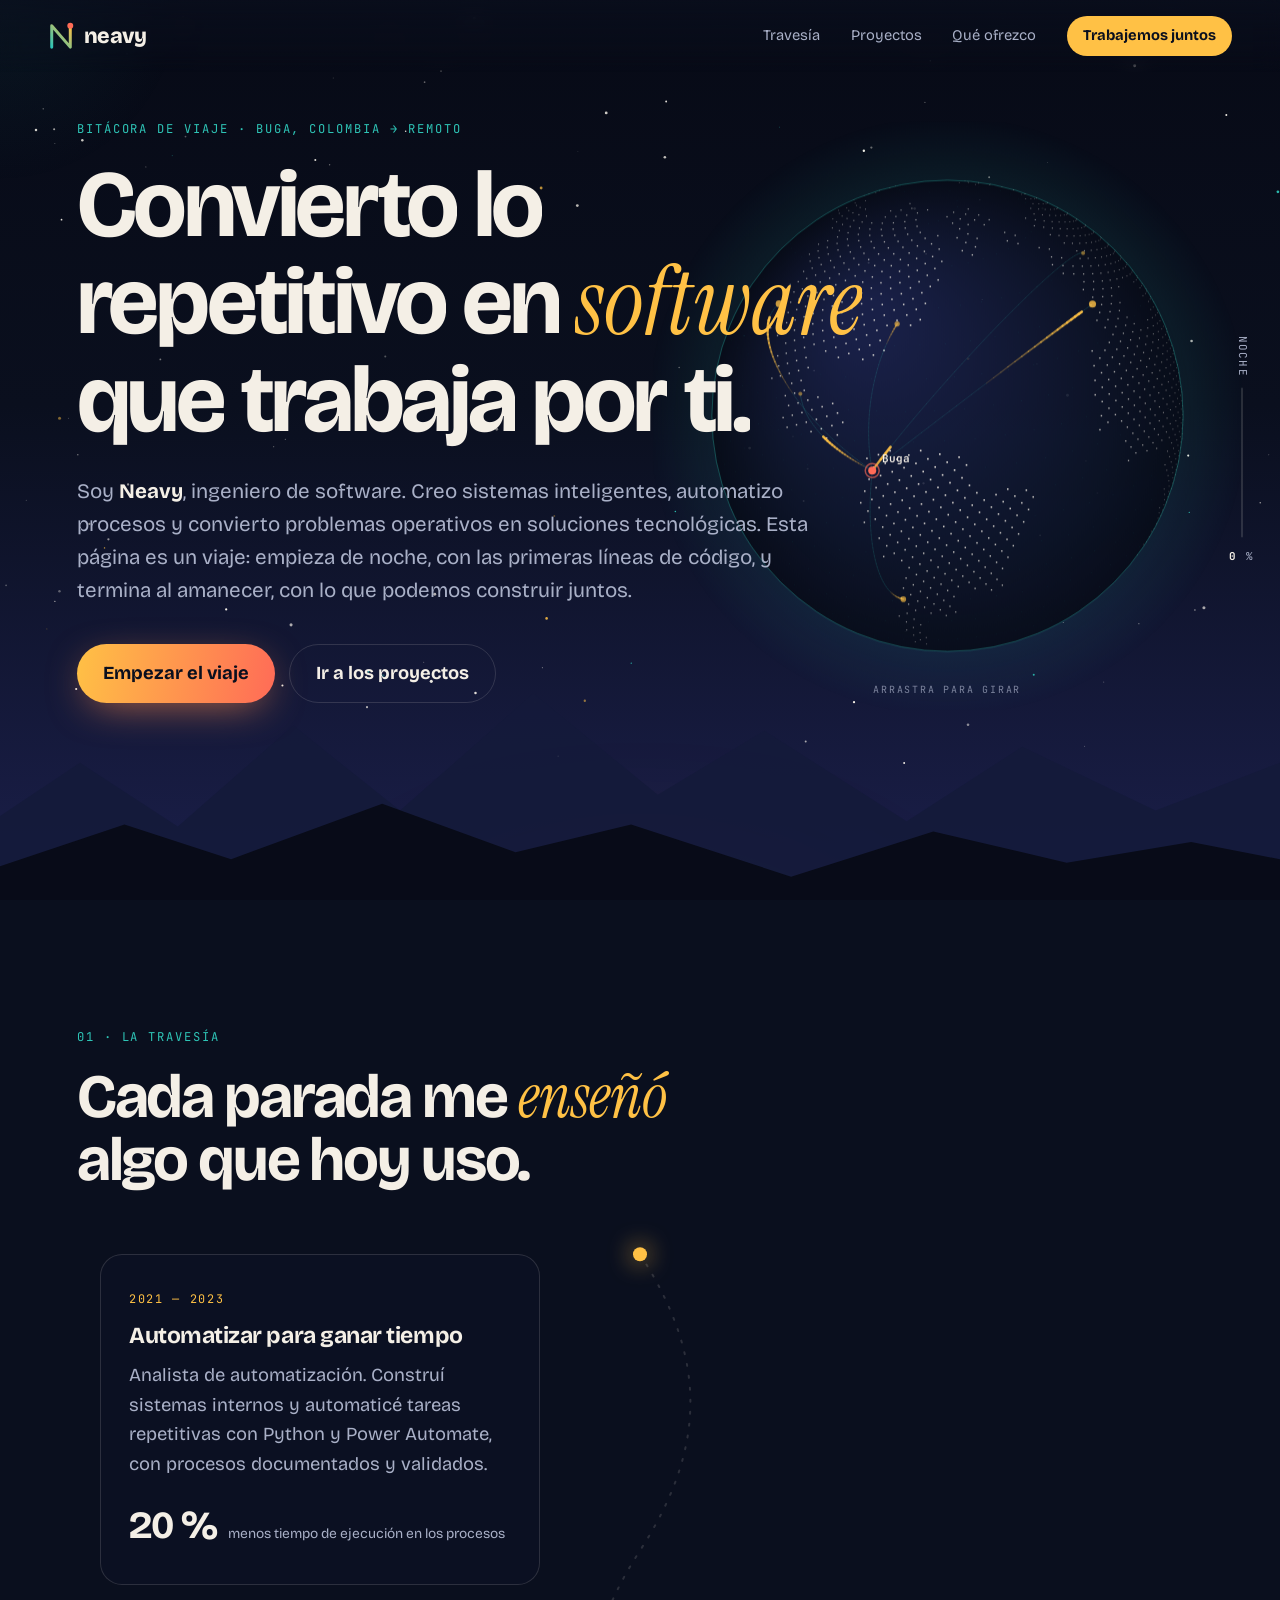
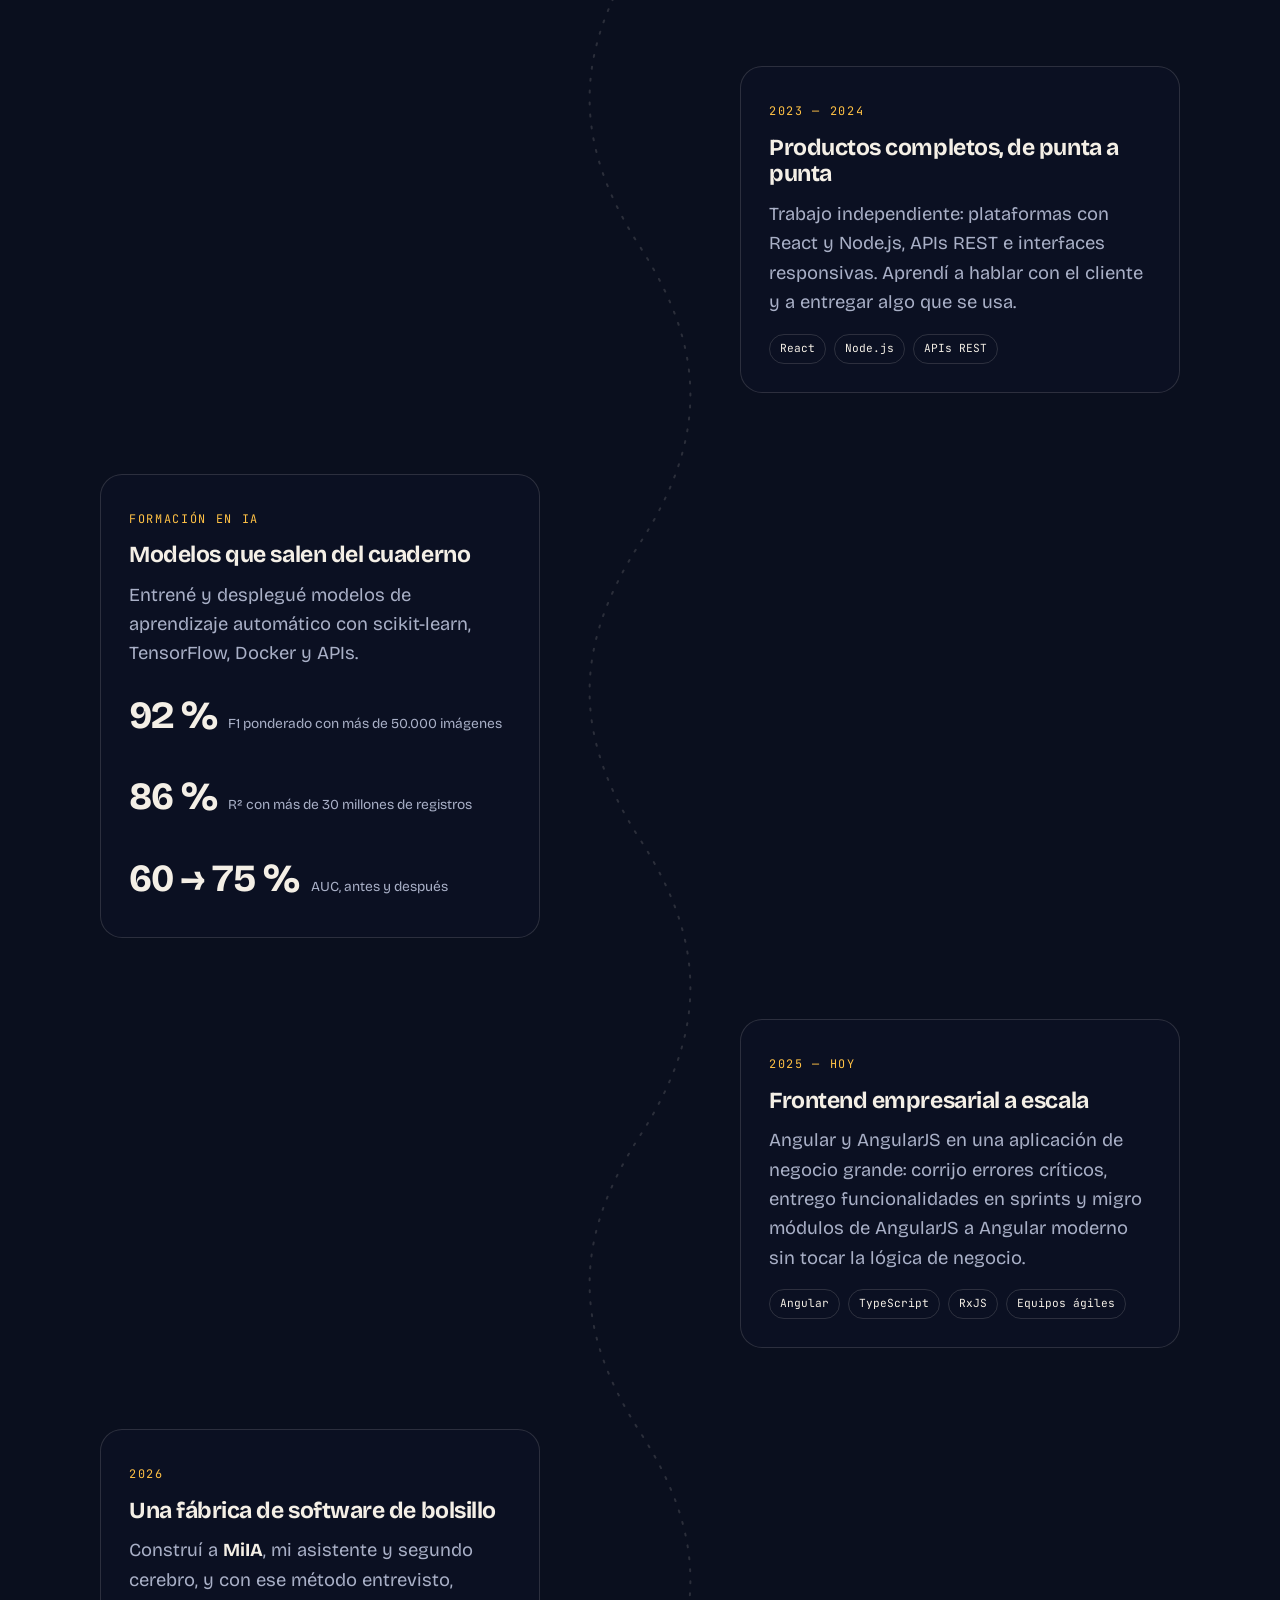
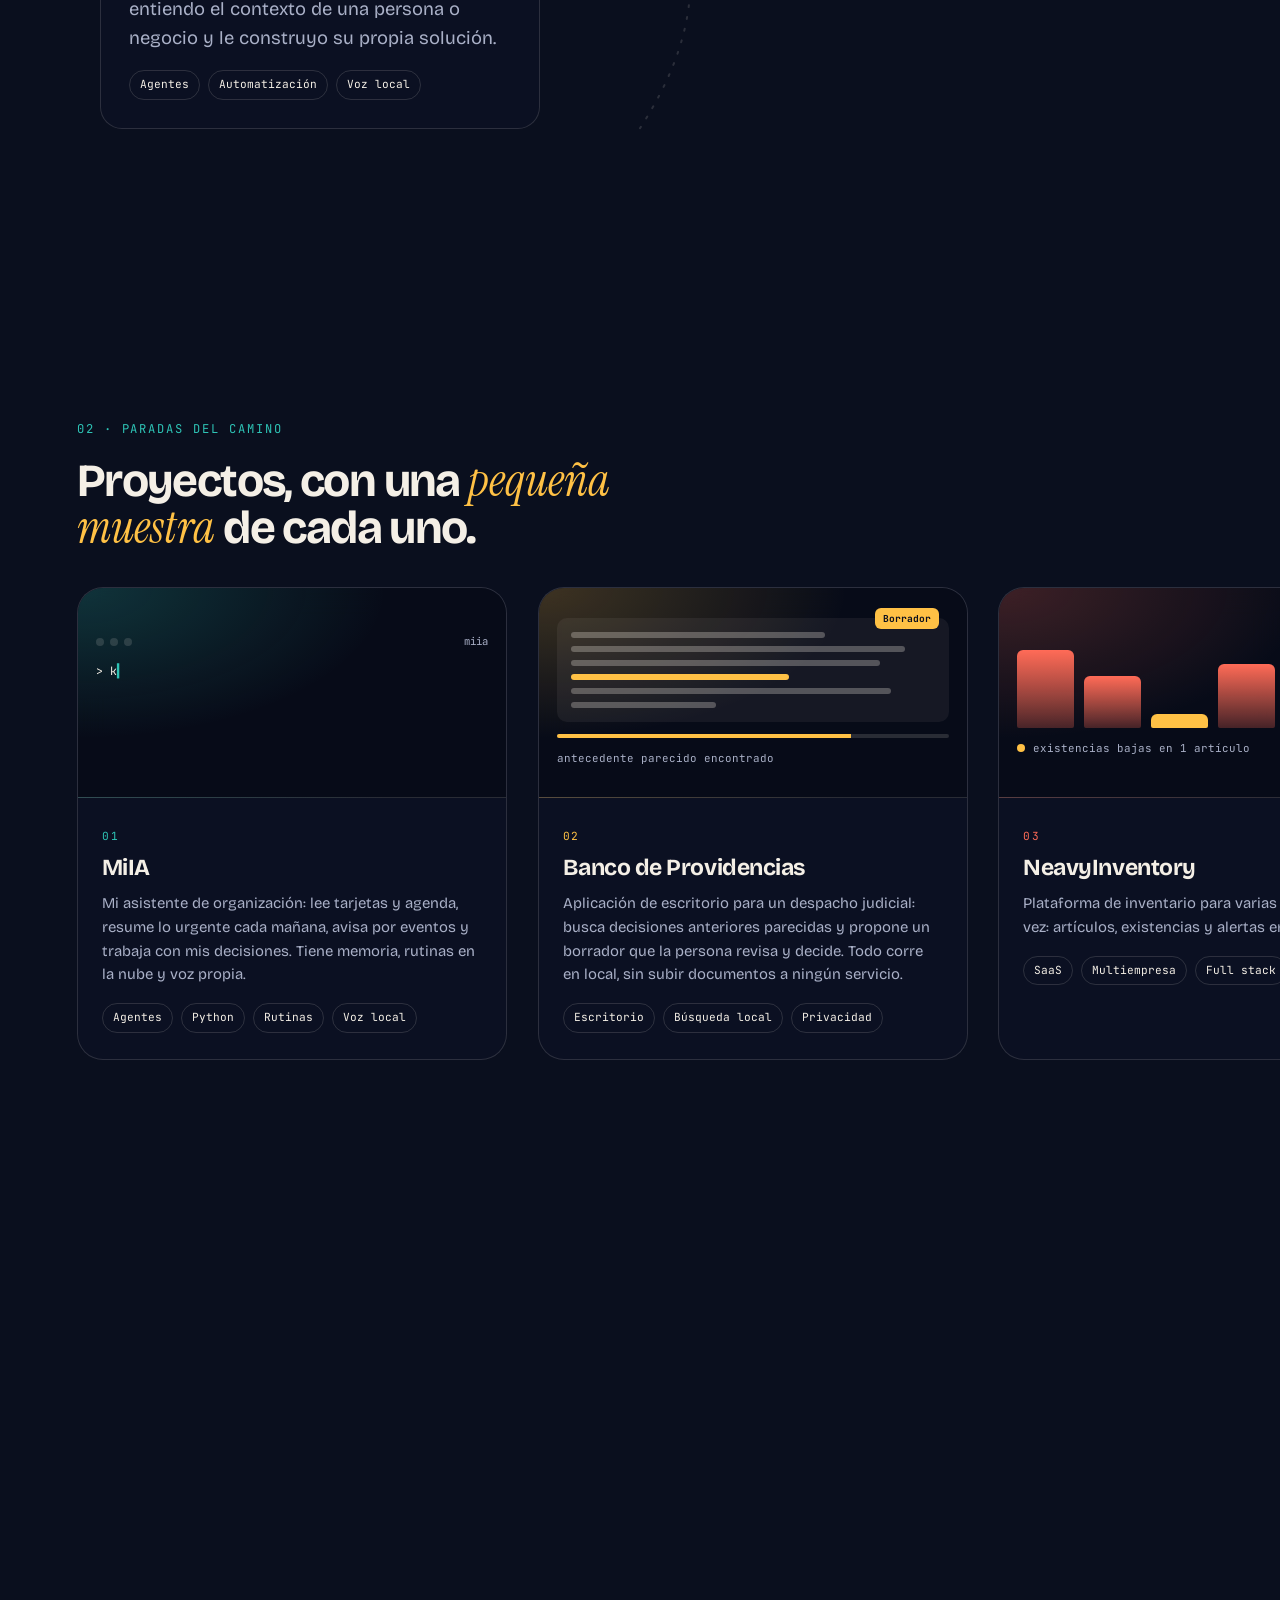
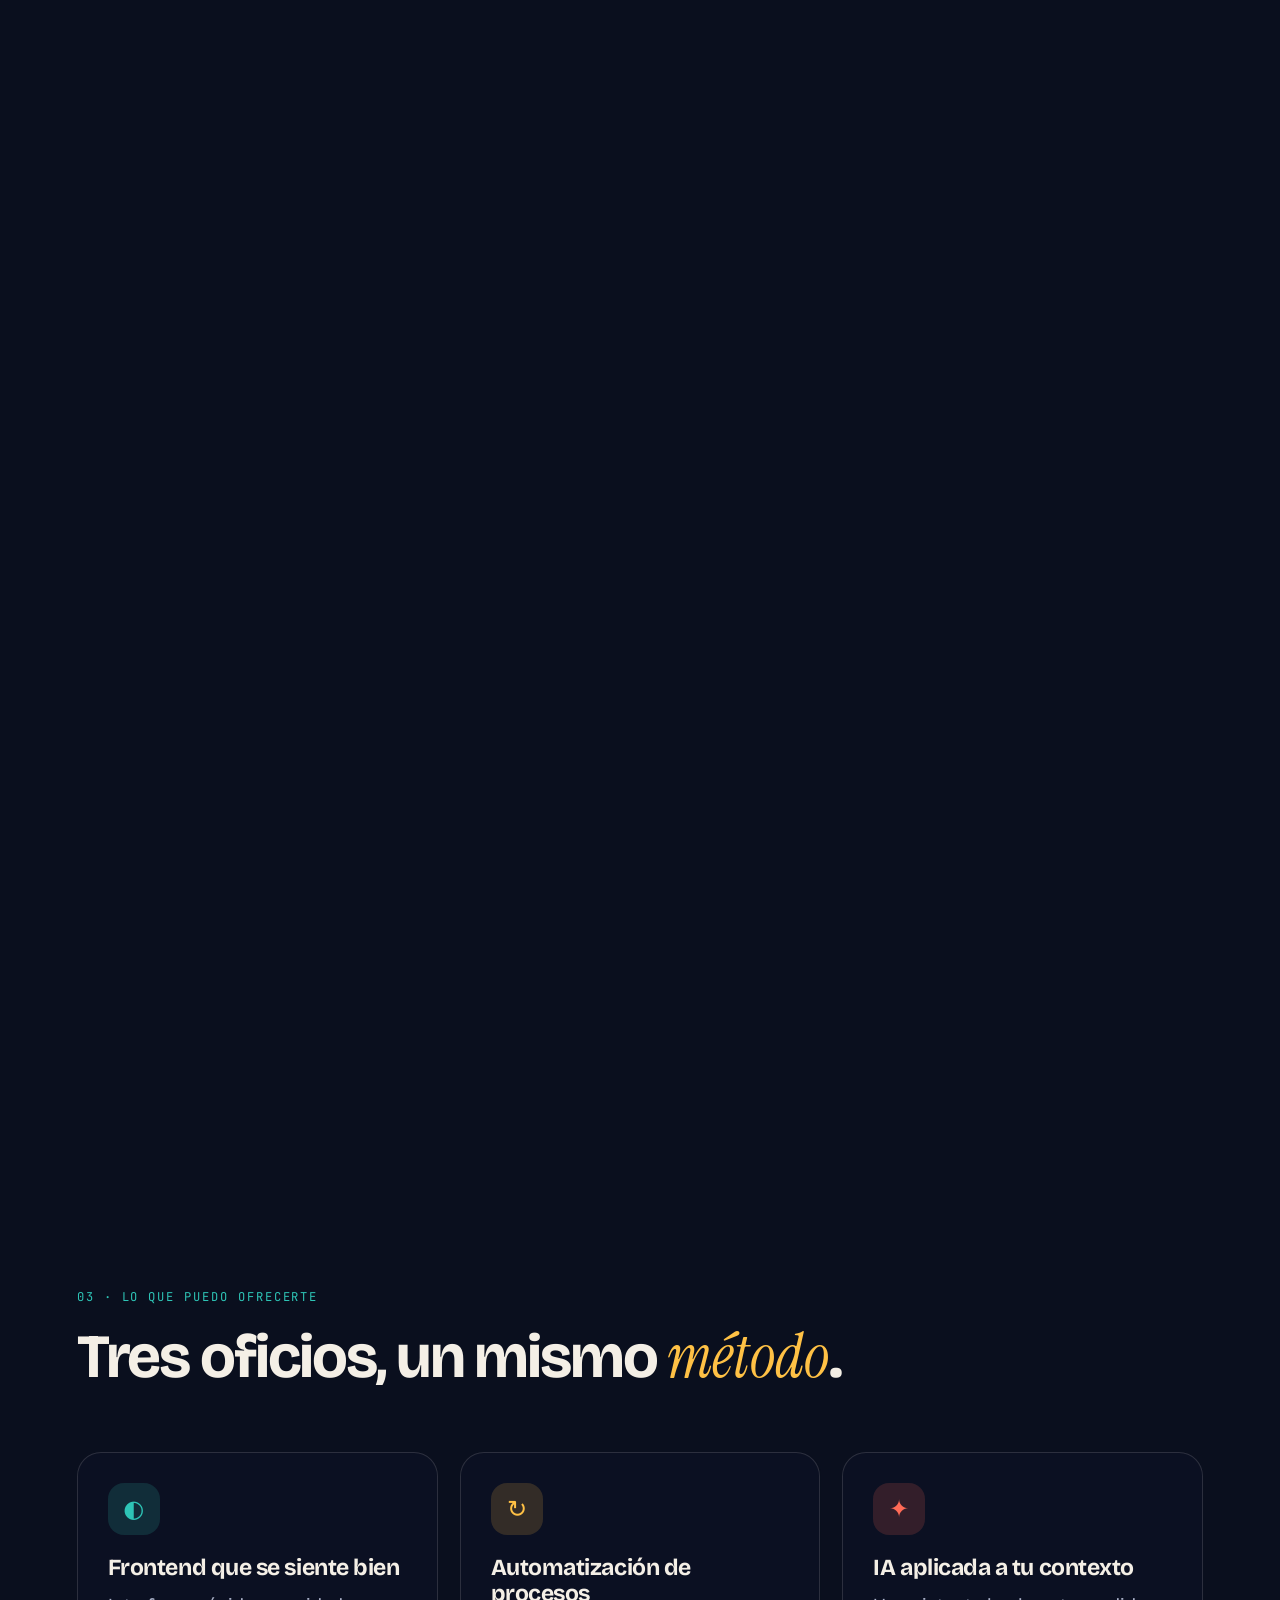
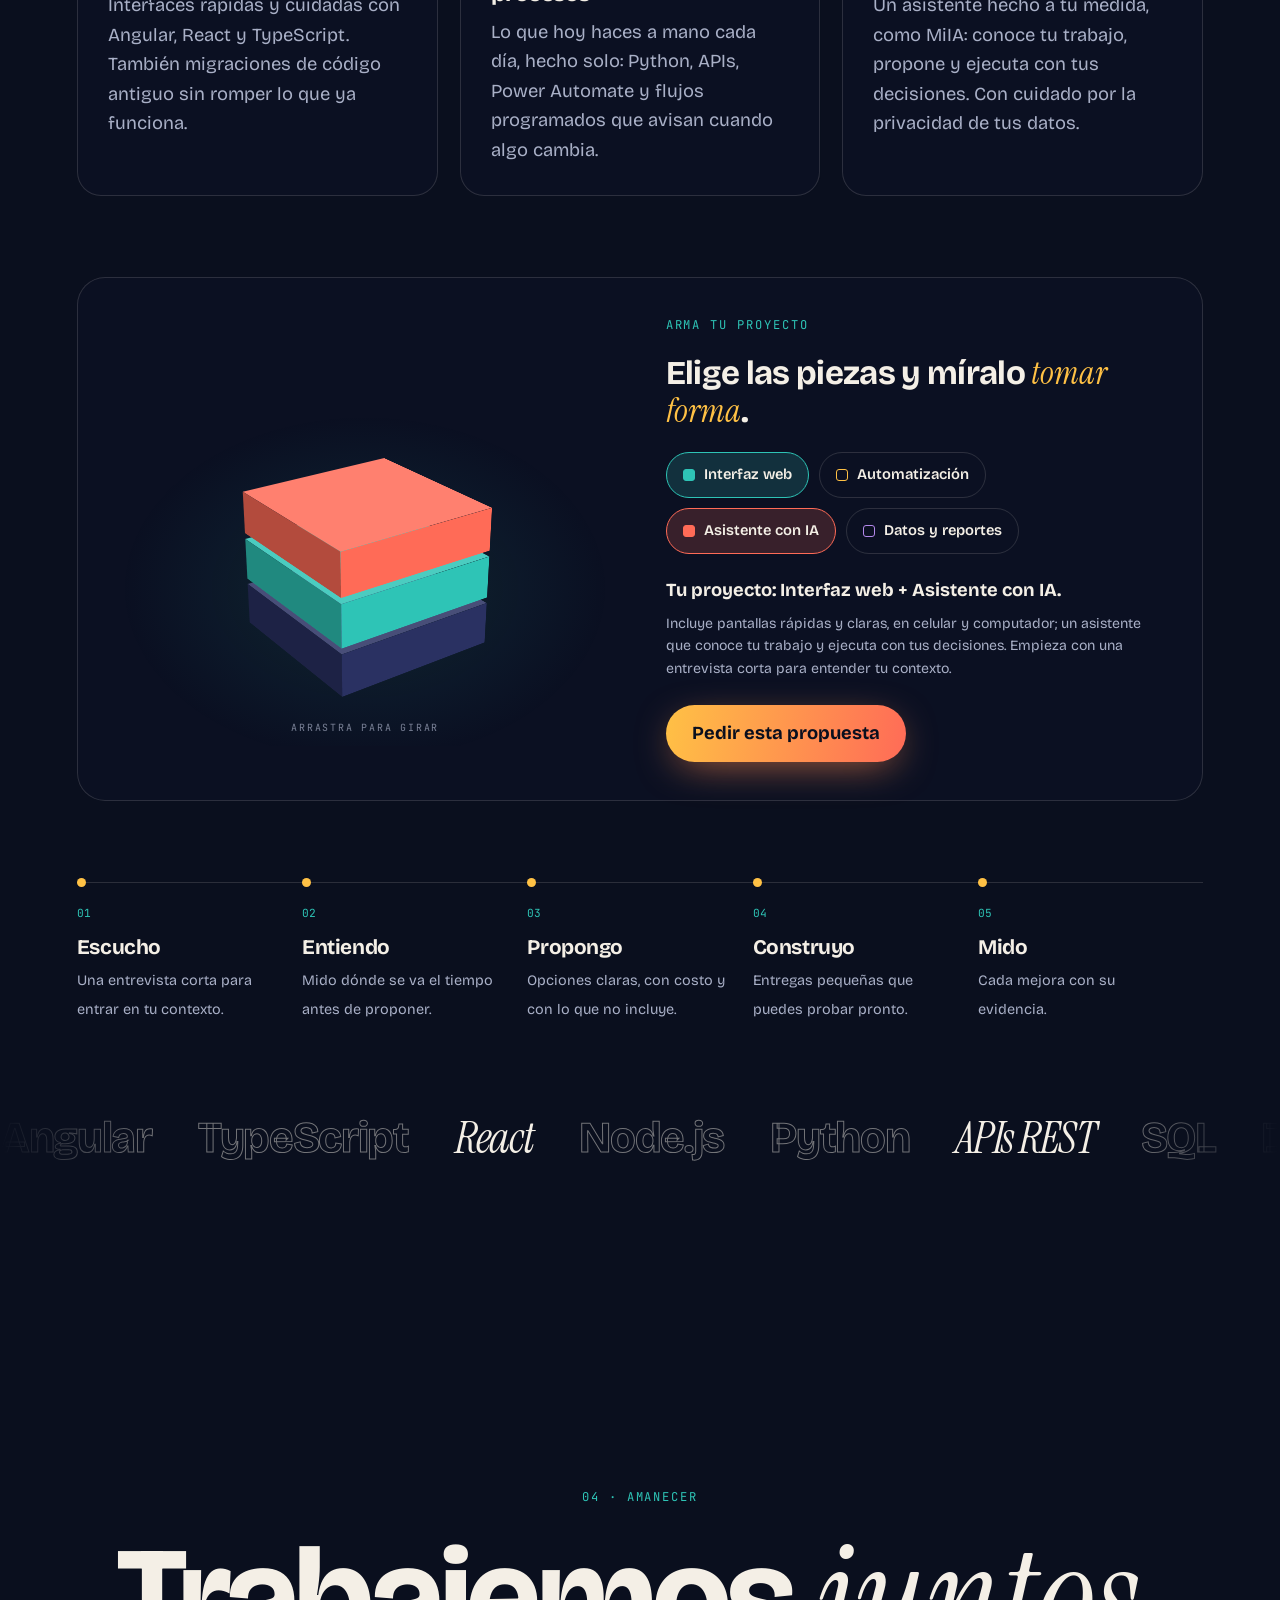
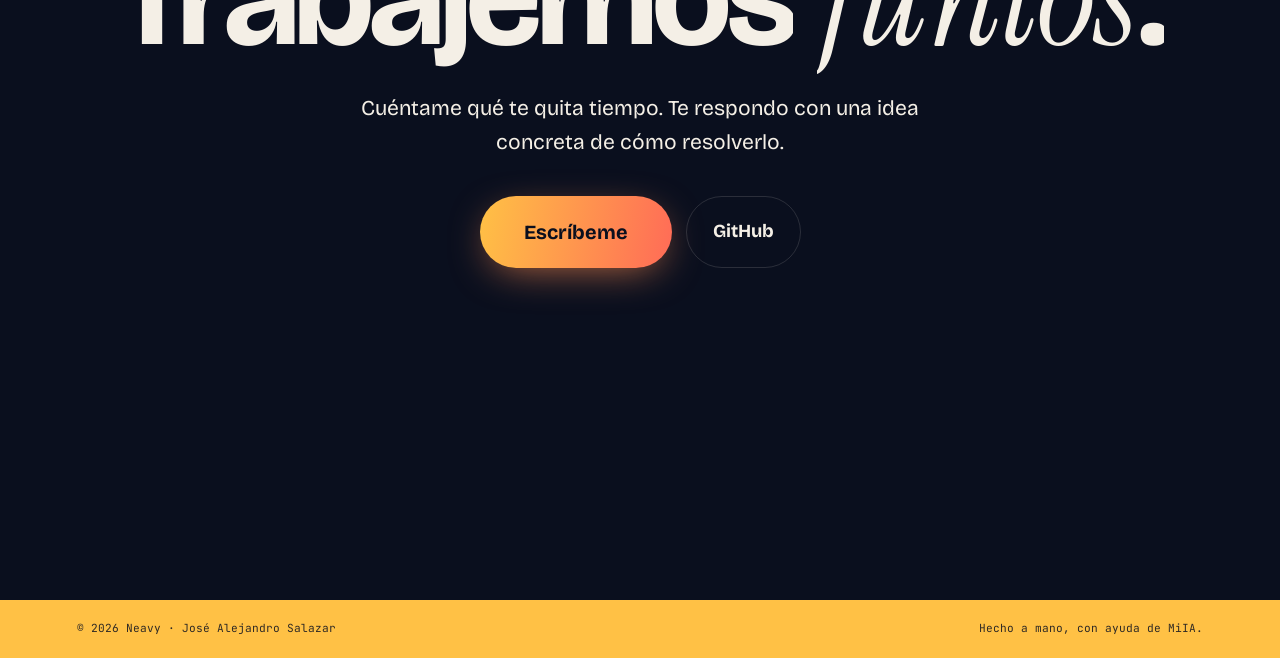
<file: index.html>
<!doctype html>
<html lang="es">
<head>
<meta charset="utf-8">
<meta name="viewport" content="width=device-width, initial-scale=1">
<title>Neavy · Ingeniero de software</title>
<meta name="description" content="Neavy, ingeniero de software: sistemas inteligentes, automatización de procesos y soluciones tecnológicas para problemas operativos. Un viaje de la noche al amanecer por sus proyectos.">
<link rel="preconnect" href="https://fonts.googleapis.com">
<link rel="preconnect" href="https://fonts.gstatic.com" crossorigin>
<link href="https://fonts.googleapis.com/css2?family=Bricolage+Grotesque:opsz,wght@12..96,300..800&family=Instrument+Serif:ital@0;1&family=JetBrains+Mono:wght@400;600&display=swap" rel="stylesheet">
<link rel="stylesheet" href="styles.css">
</head>
<body>

<!-- Cielo fijo: va de la noche al amanecer según el avance del viaje -->
<div class="sky" aria-hidden="true">
  <div class="sky__dawn"></div>
  <canvas class="sky__stars" id="stars"></canvas>
  <div class="sky__sun" id="sun"></div>
  <svg class="sky__range sky__range--far" viewBox="0 0 1440 220" preserveAspectRatio="none"><path d="M0 220V140l90-50 110 60 130-95 120 80 150-110 140 95 120-60 160 85 130-70 150 60 140-45v130z"/></svg>
  <svg class="sky__range sky__range--near" viewBox="0 0 1440 220" preserveAspectRatio="none"><path d="M0 220V170l140-60 120 50 170-80 150 70 130-40 180 75 160-65 150 45 140-30 100 25v110z"/></svg>
</div>
<div class="cursor-glow" id="glow" aria-hidden="true"></div>

<header class="nav">
  <a class="brand" href="#inicio" aria-label="Neavy, inicio">
    <svg viewBox="0 0 28 32" width="26" height="30" aria-hidden="true">
      <defs><linearGradient id="lg" x1="0" y1="1" x2="1" y2="0"><stop offset="0" stop-color="#2EC4B6"/><stop offset="1" stop-color="#FFC145"/></linearGradient></defs>
      <polyline points="4,28 4,5 24,28 24,6" fill="none" stroke="url(#lg)" stroke-width="3.2" stroke-linecap="round" stroke-linejoin="round"/>
      <circle cx="24" cy="5" r="3.2" fill="#FF6B57"/>
    </svg>
    <span>neavy</span>
  </a>
  <nav class="nav__links" aria-label="Secciones">
    <a href="#travesia">Travesía</a>
    <a href="#proyectos">Proyectos</a>
    <a href="#ofrezco">Qué ofrezco</a>
    <a class="nav__cta" href="#contacto">Trabajemos juntos</a>
  </nav>
</header>

<aside class="odometer" aria-hidden="true">
  <span class="odometer__label" id="odoLabel">Noche</span>
  <div class="odometer__track"><div class="odometer__fill" id="odoFill"></div></div>
  <span class="odometer__km"><b id="odoKm">0</b> %</span>
</aside>

<main>

<section class="hero" id="inicio">
  <div class="hero__globe" aria-hidden="true">
    <canvas id="globe"></canvas>
    <span class="hero__globe-hint">arrastra para girar</span>
  </div>
  <p class="eyebrow reveal">Bitácora de viaje · Buga, Colombia → remoto</p>
  <h1 class="hero__title" data-split>Convierto lo repetitivo en <em>software</em> que trabaja por ti.</h1>
  <p class="hero__lead reveal">Soy <strong>Neavy</strong>, ingeniero de software. Creo sistemas inteligentes, automatizo procesos y convierto problemas operativos en soluciones tecnológicas.
    Esta página es un viaje: empieza de noche, con las primeras líneas de código, y termina al amanecer, con lo que podemos construir juntos.</p>
  <div class="hero__actions reveal">
    <a class="btn btn--sun magnetic" href="#travesia">Empezar el viaje</a>
    <a class="btn btn--ghost magnetic" href="#proyectos">Ir a los proyectos</a>
  </div>
  <div class="hero__scroll" aria-hidden="true"><span></span>desliza</div>
</section>

<section class="section travesia" id="travesia">
  <header class="section__head">
    <p class="eyebrow reveal">01 · La travesía</p>
    <h2 class="reveal">Cada parada me <em>enseñó</em> algo que hoy uso.</h2>
  </header>

  <div class="route" id="route">
    <svg class="route__svg" id="routeSvg" aria-hidden="true">
      <path id="routeBase" class="route__base"/>
      <path id="routeLine" class="route__line" stroke="#FFC145"/>
      <circle id="routeDot" class="route__dot" r="7"/>
    </svg>

    <article class="stop reveal">
      <span class="stop__year">2021 — 2023</span>
      <h3>Automatizar para ganar tiempo</h3>
      <p>Analista de automatización. Construí sistemas internos y automaticé tareas repetitivas con Python y Power Automate, con procesos documentados y validados.</p>
      <p class="stat"><b data-count="20" data-suffix=" %">0</b><span>menos tiempo de ejecución en los procesos</span></p>
    </article>

    <article class="stop reveal">
      <span class="stop__year">2023 — 2024</span>
      <h3>Productos completos, de punta a punta</h3>
      <p>Trabajo independiente: plataformas con React y Node.js, APIs REST e interfaces responsivas. Aprendí a hablar con el cliente y a entregar algo que se usa.</p>
      <p class="chips"><span>React</span><span>Node.js</span><span>APIs REST</span></p>
    </article>

    <article class="stop reveal">
      <span class="stop__year">Formación en IA</span>
      <h3>Modelos que salen del cuaderno</h3>
      <p>Entrené y desplegué modelos de aprendizaje automático con scikit-learn, TensorFlow, Docker y APIs.</p>
      <div class="stats">
        <p class="stat"><b data-count="92" data-suffix=" %">0</b><span>F1 ponderado con más de 50.000 imágenes</span></p>
        <p class="stat"><b data-count="86" data-suffix=" %">0</b><span>R² con más de 30 millones de registros</span></p>
        <p class="stat"><b data-count="75" data-prefix="60 → " data-suffix=" %">0</b><span>AUC, antes y después</span></p>
      </div>
    </article>

    <article class="stop reveal">
      <span class="stop__year">2025 — hoy</span>
      <h3>Frontend empresarial a escala</h3>
      <p>Angular y AngularJS en una aplicación de negocio grande: corrijo errores críticos, entrego funcionalidades en sprints y migro módulos de AngularJS a Angular moderno sin tocar la lógica de negocio.</p>
      <p class="chips"><span>Angular</span><span>TypeScript</span><span>RxJS</span><span>Equipos ágiles</span></p>
    </article>

    <article class="stop reveal">
      <span class="stop__year">2026</span>
      <h3>Una fábrica de software de bolsillo</h3>
      <p>Construí a <strong>MiIA</strong>, mi asistente y segundo cerebro, y con ese método entrevisto, entiendo el contexto de una persona o negocio y le construyo su propia solución.</p>
      <p class="chips"><span>Agentes</span><span>Automatización</span><span>Voz local</span></p>
    </article>
  </div>
</section>

<section class="section proyectos" id="proyectos">
  <div class="pin" id="pin">
    <header class="section__head section__head--pin">
      <p class="eyebrow">02 · Paradas del camino</p>
      <h2>Proyectos, con una <em>pequeña muestra</em> de cada uno.</h2>
    </header>
    <div class="track" id="track">

      <article class="card" style="--tone:var(--calima)">
        <div class="demo demo--term" data-demo="term">
          <div class="term__bar"><i></i><i></i><i></i><span>miia</span></div>
          <pre class="term__body" id="termBody" aria-label="Muestra: MiIA responde al comando klk"></pre>
        </div>
        <div class="card__text">
          <span class="card__n">01</span>
          <h3>MiIA</h3>
          <p>Mi asistente de organización: lee tarjetas y agenda, resume lo urgente cada mañana, avisa por eventos y trabaja con mis decisiones. Tiene memoria, rutinas en la nube y voz propia.</p>
          <p class="chips"><span>Agentes</span><span>Python</span><span>Rutinas</span><span>Voz local</span></p>
        </div>
      </article>

      <article class="card" style="--tone:var(--guayacan)">
        <div class="demo demo--doc" aria-label="Muestra: un borrador que se arma solo">
          <div class="doc">
            <b class="doc__tag">Borrador</b>
            <i style="--w:70%"></i><i style="--w:92%"></i><i style="--w:85%"></i><i class="hl" style="--w:60%"></i><i style="--w:88%"></i><i style="--w:40%"></i>
          </div>
          <div class="doc__meter"><span></span></div>
          <small>antecedente parecido encontrado</small>
        </div>
        <div class="card__text">
          <span class="card__n">02</span>
          <h3>Banco de Providencias</h3>
          <p>Aplicación de escritorio para un despacho judicial: busca decisiones anteriores parecidas y propone un borrador que la persona revisa y decide. Todo corre en local, sin subir documentos a ningún servicio.</p>
          <p class="chips"><span>Escritorio</span><span>Búsqueda local</span><span>Privacidad</span></p>
        </div>
      </article>

      <article class="card" style="--tone:var(--coral)">
        <div class="demo demo--inv" aria-label="Muestra: inventario con alerta de existencias">
          <div class="bars"><i style="--h:78%"></i><i style="--h:52%"></i><i class="low" style="--h:14%"></i><i style="--h:64%"></i><i style="--h:90%"></i><i style="--h:38%"></i></div>
          <small><b class="pulse"></b>existencias bajas en 1 artículo</small>
        </div>
        <div class="card__text">
          <span class="card__n">03</span>
          <h3>NeavyInventory</h3>
          <p>Plataforma de inventario para varias empresas a la vez: artículos, existencias y alertas en un solo lugar.</p>
          <p class="chips"><span>SaaS</span><span>Multiempresa</span><span>Full stack</span></p>
        </div>
      </article>

      <article class="card" style="--tone:var(--orquidea)">
        <div class="demo demo--wave" aria-label="Muestra: voz que se convierte en texto">
          <div class="wave"></div>
          <p class="wave__text">«…y así el audio se vuelve texto, sin internet.»</p>
        </div>
        <div class="card__text">
          <span class="card__n">04</span>
          <h3>Voz a texto, en local</h3>
          <p>Aplicación Android que transcribe audio en el propio dispositivo, sin nube ni tarjeta gráfica. La misma idea le da oído y voz a MiIA.</p>
          <p class="chips"><span>Android</span><span>Kotlin</span><span>Reconocimiento de voz</span></p>
        </div>
      </article>

      <article class="card" style="--tone:var(--calima)">
        <div class="demo demo--fin" aria-label="Muestra: gráfico de finanzas">
          <svg viewBox="0 0 300 120" preserveAspectRatio="none"><path class="fin__area" d="M0 96 40 80 80 88 120 58 160 66 200 36 240 44 300 16V120H0z"/><path class="fin__line" pathLength="1" d="M0 96 40 80 80 88 120 58 160 66 200 36 240 44 300 16"/></svg>
          <small>ahorro del mes <b>+12 %</b></small>
        </div>
        <div class="card__text">
          <span class="card__n">05</span>
          <h3>FinanzasKJ</h3>
          <p>Finanzas personales en pareja: ingresos, gastos y metas claras, para decidir con números y no con suposiciones.</p>
          <p class="chips"><span>Supabase</span><span>Web</span></p>
        </div>
      </article>

      <article class="card" style="--tone:var(--guayacan)">
        <div class="demo demo--score" aria-label="Muestra: marcador y puntos de una polla mundialista">
          <div class="score"><span>COL</span><b id="scoreA">2</b><em>:</em><b id="scoreB">1</b><span>BRA</span></div>
          <small>tu pronóstico acertó · <b>+3 pts</b></small>
        </div>
        <div class="card__text">
          <span class="card__n">06</span>
          <h3>Polla mundialista</h3>
          <p>Juego de pronósticos del Mundial para una marca de ropa: los clientes participan, suman puntos y la marca gana conversación.</p>
          <p class="chips"><span>Web</span><span>Marca</span><span>Juego</span></p>
        </div>
      </article>

    </div>
  </div>
</section>

<section class="section ofrezco" id="ofrezco">
  <header class="section__head">
    <p class="eyebrow reveal">03 · Lo que puedo ofrecerte</p>
    <h2 class="reveal">Tres oficios, un mismo <em>método</em>.</h2>
  </header>
  <div class="offers">
    <article class="offer tilt reveal">
      <span class="offer__icon" style="--tone:var(--calima)">◐</span>
      <h3>Frontend que se siente bien</h3>
      <p>Interfaces rápidas y cuidadas con Angular, React y TypeScript. También migraciones de código antiguo sin romper lo que ya funciona.</p>
    </article>
    <article class="offer tilt reveal">
      <span class="offer__icon" style="--tone:var(--guayacan)">↻</span>
      <h3>Automatización de procesos</h3>
      <p>Lo que hoy haces a mano cada día, hecho solo: Python, APIs, Power Automate y flujos programados que avisan cuando algo cambia.</p>
    </article>
    <article class="offer tilt reveal">
      <span class="offer__icon" style="--tone:var(--coral)">✦</span>
      <h3>IA aplicada a tu contexto</h3>
      <p>Un asistente hecho a tu medida, como MiIA: conoce tu trabajo, propone y ejecuta con tus decisiones. Con cuidado por la privacidad de tus datos.</p>
    </article>
  </div>

  <div class="builder reveal" id="builder">
    <div class="builder__stage" id="stage" aria-hidden="true">
      <div class="builder__scene" id="scene"></div>
      <span class="builder__hint">arrastra para girar</span>
    </div>
    <div class="builder__panel">
      <p class="eyebrow">Arma tu proyecto</p>
      <h3>Elige las piezas y míralo <em>tomar forma</em>.</h3>
      <div class="builder__opts" role="group" aria-label="Piezas del proyecto">
        <button type="button" class="opt" data-piece="ui" aria-pressed="true" style="--tone:var(--calima)">Interfaz web</button>
        <button type="button" class="opt" data-piece="auto" aria-pressed="false" style="--tone:var(--guayacan)">Automatización</button>
        <button type="button" class="opt" data-piece="ia" aria-pressed="true" style="--tone:var(--coral)">Asistente con IA</button>
        <button type="button" class="opt" data-piece="data" aria-pressed="false" style="--tone:var(--orquidea)">Datos y reportes</button>
      </div>
      <p class="builder__out" id="builderOut" aria-live="polite"></p>
      <a class="btn btn--sun magnetic" id="builderCta" href="mailto:neabyop@gmail.com">Pedir esta propuesta</a>
    </div>
  </div>

  <ol class="method">
    <li class="reveal"><b>Escucho</b><span>Una entrevista corta para entrar en tu contexto.</span></li>
    <li class="reveal"><b>Entiendo</b><span>Mido dónde se va el tiempo antes de proponer.</span></li>
    <li class="reveal"><b>Propongo</b><span>Opciones claras, con costo y con lo que no incluye.</span></li>
    <li class="reveal"><b>Construyo</b><span>Entregas pequeñas que puedes probar pronto.</span></li>
    <li class="reveal"><b>Mido</b><span>Cada mejora con su evidencia.</span></li>
  </ol>

  <div class="marquee" aria-label="Tecnologías">
    <div class="marquee__row">
      <span>Angular</span><span>TypeScript</span><span>React</span><span>Node.js</span><span>Python</span><span>APIs REST</span><span>SQL</span><span>Docker</span><span>Power Automate</span><span>Airflow</span><span>scikit-learn</span><span>TensorFlow</span>
      <span>Angular</span><span>TypeScript</span><span>React</span><span>Node.js</span><span>Python</span><span>APIs REST</span><span>SQL</span><span>Docker</span><span>Power Automate</span><span>Airflow</span><span>scikit-learn</span><span>TensorFlow</span>
    </div>
  </div>
</section>

<section class="section contacto" id="contacto">
  <p class="eyebrow reveal">04 · Amanecer</p>
  <h2 class="contacto__title" data-split>Trabajemos <em>juntos</em>.</h2>
  <p class="contacto__lead reveal">Cuéntame qué te quita tiempo. Te respondo con una idea concreta de cómo resolverlo.</p>
  <div class="hero__actions reveal">
    <a class="btn btn--sun btn--big magnetic" href="mailto:neabyop@gmail.com?subject=Hablemos%20de%20un%20proyecto">Escríbeme</a>
    <a class="btn btn--ghost magnetic" href="https://github.com/Neavy1" target="_blank" rel="noopener">GitHub</a>
  </div>
</section>

</main>

<footer class="foot">
  <span>© 2026 Neavy · José Alejandro Salazar</span>
  <span>Hecho a mano, con ayuda de MiIA.</span>
</footer>

<script src="main.js" defer></script>
</body>
</html>
</file>
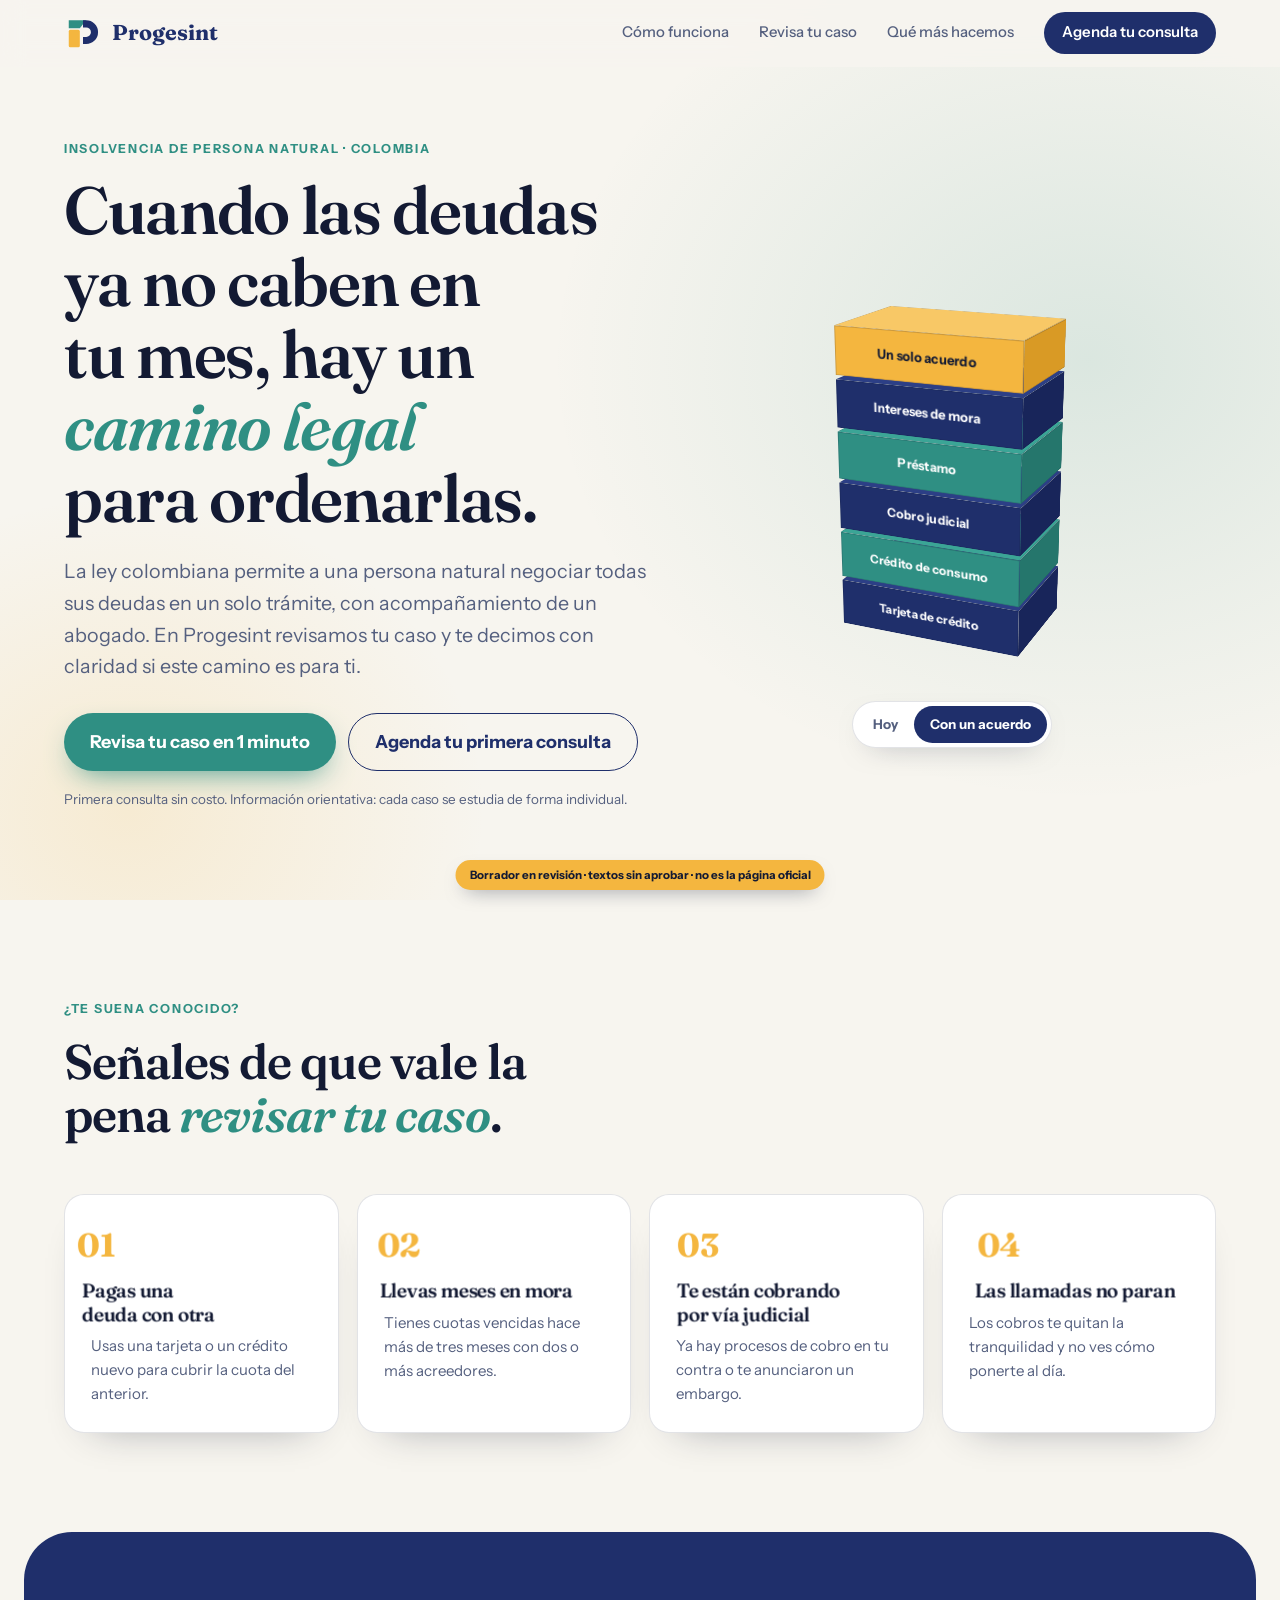
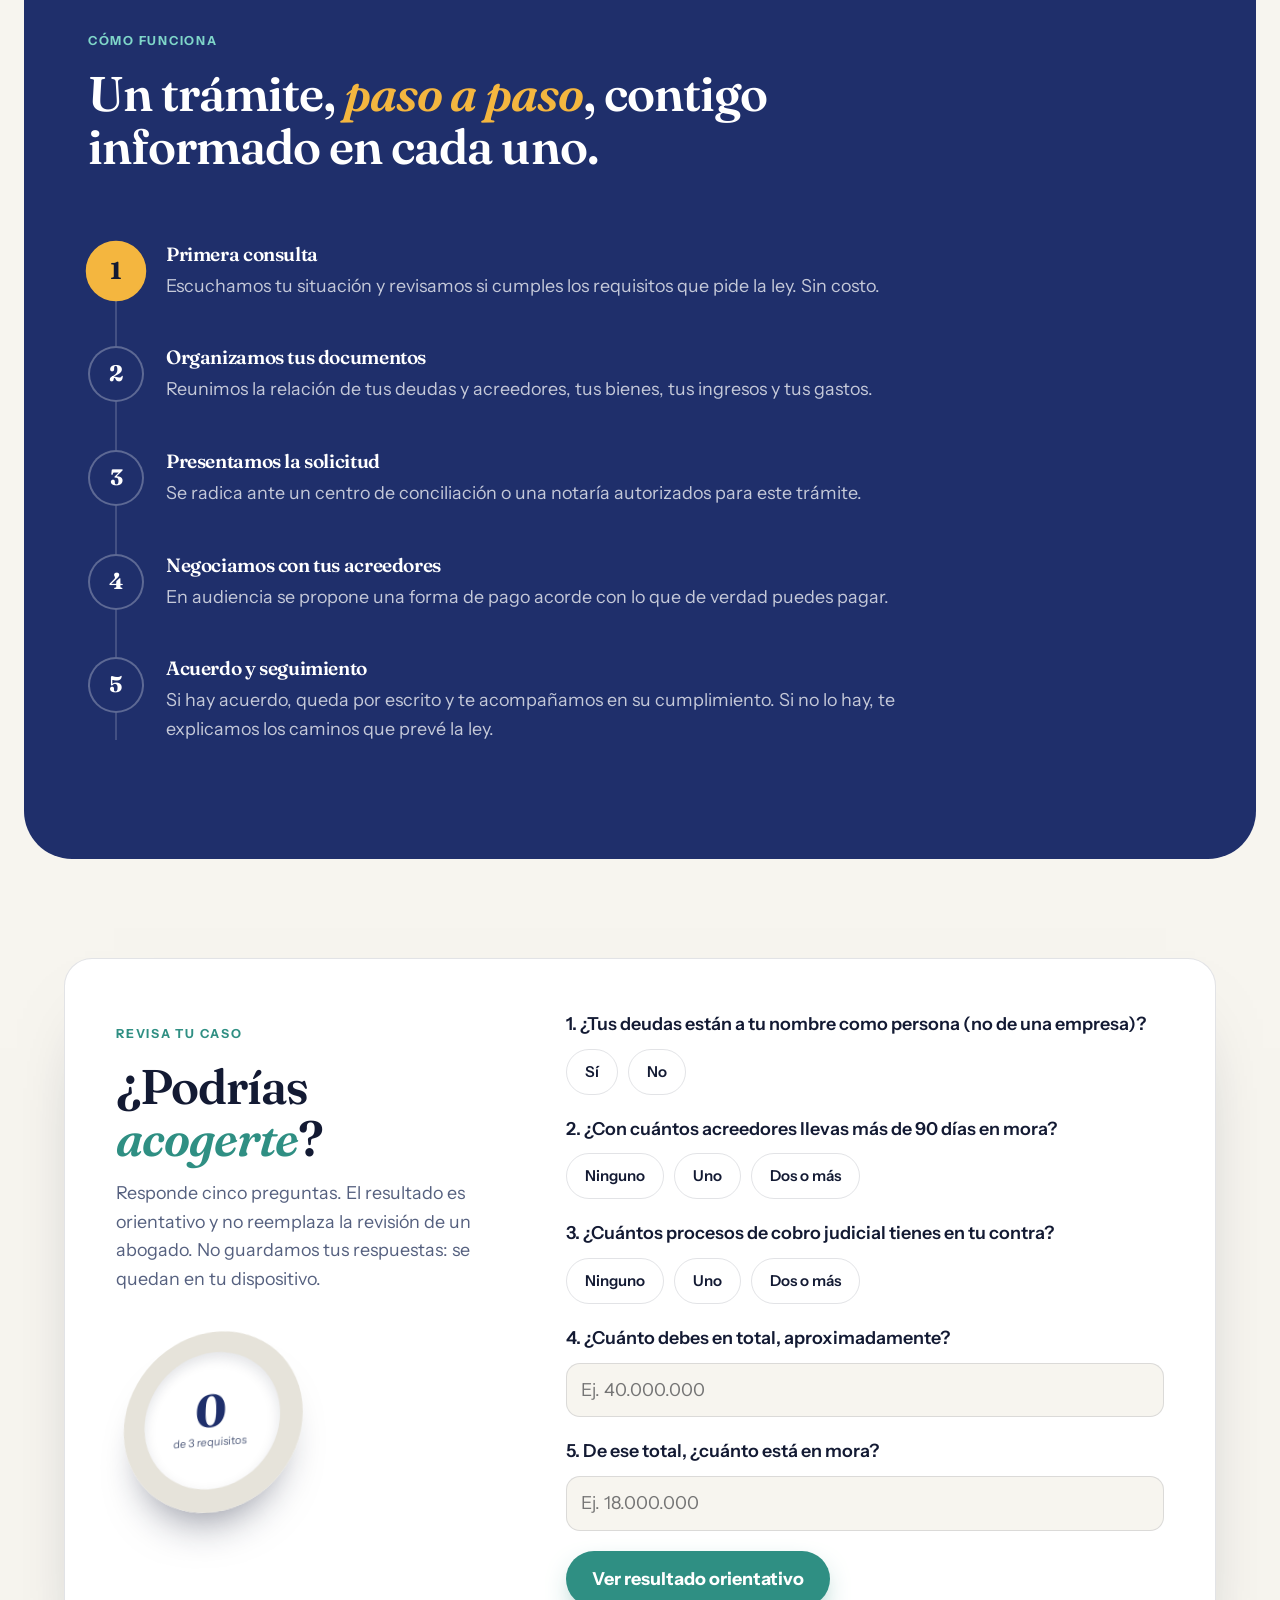
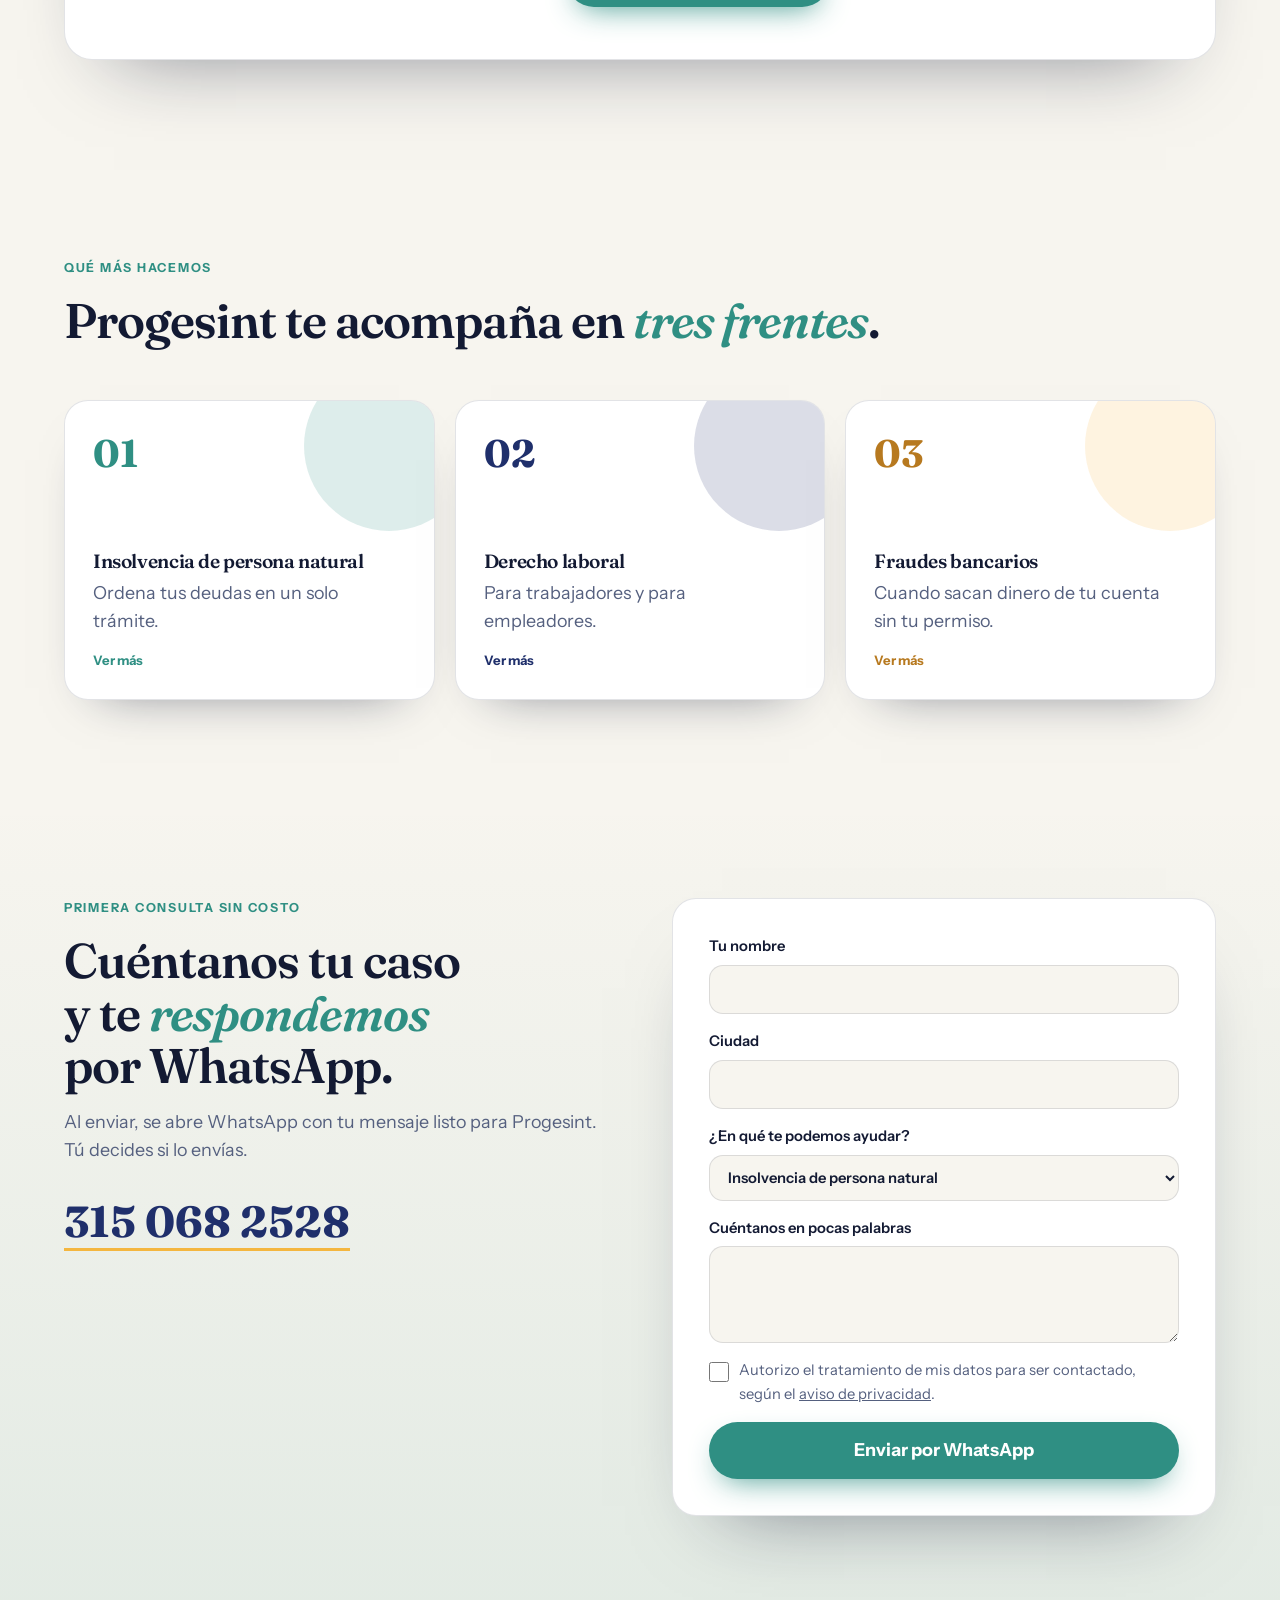
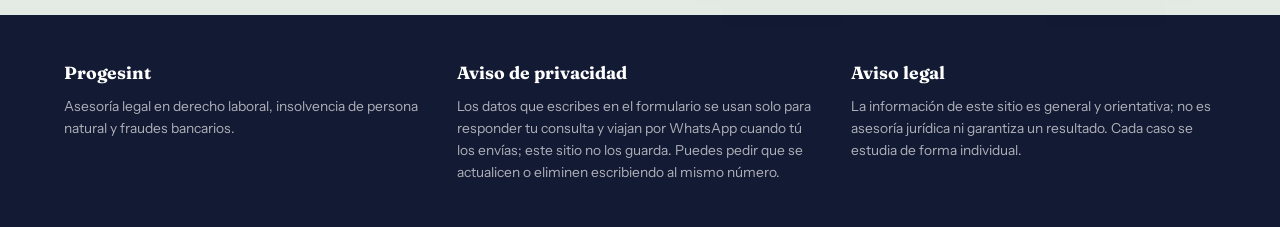
<file: progesint-borrador/index.html>
<!doctype html>
<html lang="es">
<head>
<meta charset="utf-8">
<meta name="viewport" content="width=device-width, initial-scale=1">
<title>Progesint · Insolvencia de persona natural</title>
<meta name="description" content="Progesint: asesoría legal en insolvencia de persona natural. Revisa de forma orientativa si podrías acogerte y agenda tu primera consulta.">
<meta name="robots" content="noindex, nofollow">
<link rel="preconnect" href="https://fonts.googleapis.com">
<link rel="preconnect" href="https://fonts.gstatic.com" crossorigin>
<link href="https://fonts.googleapis.com/css2?family=Fraunces:ital,opsz,wght@0,9..144,400..800;1,9..144,400..600&family=Instrument+Sans:wght@400;500;600;700&display=swap" rel="stylesheet">
<link rel="stylesheet" href="styles.css">
</head>
<body>

<header class="nav" id="nav">
  <a class="brand" href="#inicio" aria-label="Progesint, inicio">
    <!-- Logo provisional redibujado a partir del perfil público; reemplazar por el archivo original -->
    <svg viewBox="0 0 48 48" width="38" height="38" aria-hidden="true">
      <rect x="6" y="20" width="14" height="22" rx="2" fill="#F4B63F"/>
      <path d="M6 8h22l-8 10H6z" fill="#2F8F83"/>
      <path d="M24 8h4a15 15 0 0 1 0 30h-4v-9h4a6 6 0 0 0 0-12h-4z" fill="#1F2F6B"/>
    </svg>
    <span>Progesint</span>
  </a>
  <nav class="nav__links" aria-label="Secciones">
    <a href="#como">Cómo funciona</a>
    <a href="#revisa">Revisa tu caso</a>
    <a href="#servicios">Qué más hacemos</a>
    <a class="nav__cta" href="#consulta">Agenda tu consulta</a>
  </nav>
</header>

<main>

<section class="hero" id="inicio">
  <div class="hero__text">
    <p class="eyebrow reveal">Insolvencia de persona natural · Colombia</p>
    <h1 class="reveal">Cuando las deudas ya no caben en tu mes, hay un <em>camino legal</em> para ordenarlas.</h1>
    <p class="lead reveal">La ley colombiana permite a una persona natural negociar todas sus deudas en un solo trámite, con acompañamiento de un abogado. En Progesint revisamos tu caso y te decimos con claridad si este camino es para ti.</p>
    <div class="actions reveal">
      <a class="btn btn--main" href="#revisa">Revisa tu caso en 1 minuto</a>
      <a class="btn btn--line" href="#consulta">Agenda tu primera consulta</a>
    </div>
    <p class="fine reveal">Primera consulta sin costo. Información orientativa: cada caso se estudia de forma individual.</p>
  </div>

  <div class="stage" id="stage" aria-hidden="true">
    <div class="scene" id="scene"></div>
    <div class="stage__switch">
      <button type="button" id="swBefore" class="on">Hoy</button>
      <button type="button" id="swAfter">Con un acuerdo</button>
    </div>
  </div>
</section>

<section class="section signs" id="senales">
  <header class="head">
    <p class="eyebrow reveal">¿Te suena conocido?</p>
    <h2 class="reveal">Señales de que vale la pena <em>revisar tu caso</em>.</h2>
  </header>
  <div class="signs__grid">
    <article class="sign tilt reveal"><span>01</span><h3>Pagas una deuda con otra</h3><p>Usas una tarjeta o un crédito nuevo para cubrir la cuota del anterior.</p></article>
    <article class="sign tilt reveal"><span>02</span><h3>Llevas meses en mora</h3><p>Tienes cuotas vencidas hace más de tres meses con dos o más acreedores.</p></article>
    <article class="sign tilt reveal"><span>03</span><h3>Te están cobrando por vía judicial</h3><p>Ya hay procesos de cobro en tu contra o te anunciaron un embargo.</p></article>
    <article class="sign tilt reveal"><span>04</span><h3>Las llamadas no paran</h3><p>Los cobros te quitan la tranquilidad y no ves cómo ponerte al día.</p></article>
  </div>
</section>

<section class="section how" id="como">
  <header class="head">
    <p class="eyebrow reveal">Cómo funciona</p>
    <h2 class="reveal">Un trámite, <em>paso a paso</em>, contigo informado en cada uno.</h2>
  </header>
  <ol class="steps" id="steps">
    <li class="step reveal"><b>1</b><div><h3>Primera consulta</h3><p>Escuchamos tu situación y revisamos si cumples los requisitos que pide la ley. Sin costo.</p></div></li>
    <li class="step reveal"><b>2</b><div><h3>Organizamos tus documentos</h3><p>Reunimos la relación de tus deudas y acreedores, tus bienes, tus ingresos y tus gastos.</p></div></li>
    <li class="step reveal"><b>3</b><div><h3>Presentamos la solicitud</h3><p>Se radica ante un centro de conciliación o una notaría autorizados para este trámite.</p></div></li>
    <li class="step reveal"><b>4</b><div><h3>Negociamos con tus acreedores</h3><p>En audiencia se propone una forma de pago acorde con lo que de verdad puedes pagar.</p></div></li>
    <li class="step reveal"><b>5</b><div><h3>Acuerdo y seguimiento</h3><p>Si hay acuerdo, queda por escrito y te acompañamos en su cumplimiento. Si no lo hay, te explicamos los caminos que prevé la ley.</p></div></li>
  </ol>
</section>

<section class="section check" id="revisa">
  <div class="check__card">
    <div class="check__intro">
      <p class="eyebrow">Revisa tu caso</p>
      <h2>¿Podrías <em>acogerte</em>?</h2>
      <p>Responde cinco preguntas. El resultado es orientativo y no reemplaza la revisión de un abogado. No guardamos tus respuestas: se quedan en tu dispositivo.</p>
      <div class="gauge" aria-hidden="true">
        <div class="gauge__ring" id="ring"><div class="gauge__core"><b id="ringN">0</b><span>de 4 requisitos</span></div></div>
      </div>
    </div>
    <form class="check__form" id="checkForm" novalidate>
      <fieldset>
        <legend>1. ¿Tus deudas están a tu nombre como persona (no de una empresa)?</legend>
        <label class="pick"><input type="radio" name="natural" value="si"><span>Sí</span></label>
        <label class="pick"><input type="radio" name="natural" value="no"><span>No</span></label>
      </fieldset>
      <fieldset>
        <legend>2. ¿Con cuántos acreedores llevas más de 90 días en mora?</legend>
        <label class="pick"><input type="radio" name="acreedores" value="0"><span>Ninguno</span></label>
        <label class="pick"><input type="radio" name="acreedores" value="1"><span>Uno</span></label>
        <label class="pick"><input type="radio" name="acreedores" value="2"><span>Dos o más</span></label>
      </fieldset>
      <fieldset>
        <legend>3. ¿Cuántos procesos de cobro judicial tienes en tu contra?</legend>
        <label class="pick"><input type="radio" name="procesos" value="0"><span>Ninguno</span></label>
        <label class="pick"><input type="radio" name="procesos" value="1"><span>Uno</span></label>
        <label class="pick"><input type="radio" name="procesos" value="2"><span>Dos o más</span></label>
      </fieldset>
      <fieldset class="money">
        <legend>4. ¿Cuánto debes en total, aproximadamente?</legend>
        <label><span class="sr">Total de tus deudas en pesos</span><input type="text" inputmode="numeric" id="total" placeholder="Ej. 40.000.000" autocomplete="off"></label>
      </fieldset>
      <fieldset class="money">
        <legend>5. De ese total, ¿cuánto está en mora?</legend>
        <label><span class="sr">Deudas en mora en pesos</span><input type="text" inputmode="numeric" id="mora" placeholder="Ej. 18.000.000" autocomplete="off"></label>
      </fieldset>
      <button class="btn btn--main" type="submit">Ver resultado orientativo</button>
      <div class="result" id="result" role="status" aria-live="polite" hidden></div>
    </form>
  </div>
</section>

<section class="section services" id="servicios">
  <header class="head">
    <p class="eyebrow reveal">Qué más hacemos</p>
    <h2 class="reveal">Progesint te acompaña en <em>tres frentes</em>.</h2>
  </header>
  <div class="flips">
    <article class="flip reveal" tabindex="0">
      <div class="flip__in">
        <div class="flip__face flip__front" style="--tone:var(--teal)"><span>01</span><h3>Insolvencia de persona natural</h3><p>Ordena tus deudas en un solo trámite.</p><i>Ver más</i></div>
        <div class="flip__face flip__back" style="--tone:var(--teal)"><h3>Insolvencia</h3><p>Revisión de requisitos, preparación de la solicitud, acompañamiento en la negociación con acreedores y seguimiento del acuerdo.</p><a href="#revisa">Revisa tu caso</a></div>
      </div>
    </article>
    <article class="flip reveal" tabindex="0">
      <div class="flip__in">
        <div class="flip__face flip__front" style="--tone:var(--navy)"><span>02</span><h3>Derecho laboral</h3><p>Para trabajadores y para empleadores.</p><i>Ver más</i></div>
        <div class="flip__face flip__back" style="--tone:var(--navy)"><h3>Derecho laboral</h3><p>Orientación sobre contratos, terminaciones, incapacidades, licencias y obligaciones del empleador.</p><a href="#consulta">Cuéntanos tu caso</a></div>
      </div>
    </article>
    <article class="flip reveal" tabindex="0">
      <div class="flip__in">
        <div class="flip__face flip__front" style="--tone:var(--amber)"><span>03</span><h3>Fraudes bancarios</h3><p>Cuando sacan dinero de tu cuenta sin tu permiso.</p><i>Ver más</i></div>
        <div class="flip__face flip__back" style="--tone:var(--amber)"><h3>Fraudes bancarios</h3><p>Acompañamiento en la reclamación ante la entidad financiera y en las acciones legales que correspondan.</p><a href="#consulta">Cuéntanos tu caso</a></div>
      </div>
    </article>
  </div>
</section>

<section class="section contact" id="consulta">
  <div class="contact__grid">
    <div>
      <p class="eyebrow reveal">Primera consulta sin costo</p>
      <h2 class="reveal">Cuéntanos tu caso y te <em>respondemos</em> por WhatsApp.</h2>
      <p class="reveal">Al enviar, se abre WhatsApp con tu mensaje listo para Progesint. Tú decides si lo envías.</p>
      <p class="phone reveal"><a href="https://wa.me/573150682528" target="_blank" rel="noopener">315 068 2528</a></p>
    </div>
    <form class="form reveal" id="leadForm" novalidate>
      <label>Tu nombre<input type="text" name="nombre" autocomplete="name" required></label>
      <label>Ciudad<input type="text" name="ciudad" autocomplete="address-level2" required></label>
      <label>¿En qué te podemos ayudar?
        <select name="tema">
          <option>Insolvencia de persona natural</option>
          <option>Derecho laboral</option>
          <option>Fraude bancario</option>
        </select>
      </label>
      <label>Cuéntanos en pocas palabras<textarea name="mensaje" rows="3" maxlength="400"></textarea></label>
      <label class="consent"><input type="checkbox" name="acepto" required><span>Autorizo el tratamiento de mis datos para ser contactado, según el <a href="#datos">aviso de privacidad</a>.</span></label>
      <p class="form__error" id="formError" role="alert" hidden></p>
      <button class="btn btn--main" type="submit">Enviar por WhatsApp</button>
    </form>
  </div>
</section>

</main>

<footer class="foot" id="datos">
  <div>
    <strong>Progesint</strong>
    <p>Asesoría legal en derecho laboral, insolvencia de persona natural y fraudes bancarios.</p>
  </div>
  <div>
    <strong>Aviso de privacidad</strong>
    <p>Los datos que escribes en el formulario se usan solo para responder tu consulta y viajan por WhatsApp cuando tú los envías; este sitio no los guarda. Puedes pedir que se actualicen o eliminen escribiendo al mismo número.</p>
  </div>
  <div>
    <strong>Aviso legal</strong>
    <p>La información de este sitio es general y orientativa; no es asesoría jurídica ni garantiza un resultado. Cada caso se estudia de forma individual.</p>
  </div>
</footer>

<p class="draft" role="note">Borrador en revisión · textos sin aprobar · no es la página oficial</p>

<script src="main.js" defer></script>
</body>
</html>
</file>
<file: styles.css>
/* Marca Neavy · paleta "Amanecer en el Valle" */
:root {
  --noche: #0A0F1E;      /* tinta de la noche: fondo */
  --indigo: #1B1F4B;     /* cielo profundo */
  --calima: #2EC4B6;     /* agua del lago: calma, tecnología */
  --guayacan: #FFC145;   /* flor del guayacán: energía, sol */
  --coral: #FF6B57;      /* atardecer: calidez, acción */
  --orquidea: #B388EB;   /* orquídea: creatividad */
  --niebla: #F4EFE6;     /* texto principal */
  --bruma: #A9B0C7;      /* texto secundario */
  --linea: rgba(244, 239, 230, .14);
  --panel: rgba(13, 18, 38, .62);
  --display: "Bricolage Grotesque", system-ui, sans-serif;
  --serif: "Instrument Serif", Georgia, serif;
  --mono: "JetBrains Mono", ui-monospace, monospace;
  --p: 0; /* avance del viaje, 0 a 1 (lo escribe main.js) */
}

* { box-sizing: border-box; margin: 0; }
html { scroll-behavior: smooth; }
body {
  background: var(--noche);
  color: var(--niebla);
  font-family: var(--display);
  font-size: clamp(1rem, .95rem + .25vw, 1.15rem);
  line-height: 1.6;
  overflow-x: hidden;
  -webkit-font-smoothing: antialiased;
}
a { color: inherit; text-decoration: none; }
em { font-family: var(--serif); font-style: italic; font-weight: 400; color: var(--guayacan); letter-spacing: 0; }
strong { color: var(--niebla); font-weight: 700; }
:focus-visible { outline: 2px solid var(--guayacan); outline-offset: 4px; border-radius: 6px; }

/* ---------- Cielo ---------- */
.sky { position: fixed; inset: 0; z-index: -1; overflow: hidden;
  background: linear-gradient(180deg, #070A16 0%, var(--noche) 45%, var(--indigo) 100%); }
.sky__dawn { position: absolute; inset: 0; opacity: var(--p);
  background: linear-gradient(180deg, #14122E 0%, #2B1B4A 38%, #7A3558 68%, #E0694F 88%, #FFC145 100%); }
.sky__stars { position: absolute; inset: 0; width: 100%; height: 100%; opacity: calc(1 - var(--p) * .95); }
.sky__sun { position: absolute; left: 50%; bottom: 0; width: min(46vw, 520px); aspect-ratio: 1; border-radius: 50%;
  background: radial-gradient(circle, #FFE9A8 0%, var(--guayacan) 38%, var(--coral) 70%, transparent 71%);
  filter: blur(1px) drop-shadow(0 0 80px rgba(255, 150, 80, .55));
  transform: translate(-50%, calc(105% - var(--p) * 62%)); }
.sky__range { position: absolute; left: 0; bottom: -1px; width: 100%; }
.sky__range--far { height: 26vh; fill: #141A3A; opacity: .9; transform: translateY(calc(var(--p) * -14px)); }
.sky__range--near { height: 17vh; fill: #080B18; }
.cursor-glow { position: fixed; z-index: 0; left: 0; top: 0; width: 420px; height: 420px; border-radius: 50%;
  pointer-events: none; opacity: .5; translate: -50% -50%;
  background: radial-gradient(circle, rgba(46, 196, 182, .13), transparent 62%); }

/* ---------- Navegación ---------- */
.nav { position: fixed; z-index: 20; inset: 0 0 auto 0; display: flex; align-items: center; justify-content: space-between;
  padding: 16px clamp(16px, 4vw, 48px); backdrop-filter: blur(10px);
  background: linear-gradient(180deg, rgba(10, 15, 30, .7), transparent); }
.brand { display: flex; align-items: center; gap: 10px; font-weight: 800; font-size: 1.35rem; letter-spacing: -.03em; }
.nav__links { display: flex; align-items: center; gap: clamp(12px, 2.4vw, 32px); font-size: .92rem; color: var(--bruma); }
.nav__links a { transition: color .25s; }
.nav__links a:hover { color: var(--niebla); }
.nav__cta { color: var(--noche) !important; background: var(--guayacan); padding: 8px 16px; border-radius: 999px; font-weight: 700; }

.odometer { position: fixed; z-index: 15; right: clamp(10px, 2vw, 28px); top: 50%; translate: 0 -50%;
  display: flex; flex-direction: column; align-items: center; gap: 10px;
  font-family: var(--mono); font-size: .68rem; color: var(--bruma); text-transform: uppercase; letter-spacing: .12em; }
.odometer__label { writing-mode: vertical-rl; }
.odometer__track { width: 2px; height: 150px; background: var(--linea); border-radius: 2px; overflow: hidden; }
.odometer__fill { width: 100%; height: 100%; transform-origin: top; transform: scaleY(var(--p));
  background: linear-gradient(var(--calima), var(--guayacan), var(--coral)); }
.odometer__km b { color: var(--niebla); }

/* ---------- Base de secciones ---------- */
main { position: relative; z-index: 1; }
.section { padding: clamp(90px, 14vh, 170px) clamp(18px, 6vw, 96px); }
.section__head { max-width: 900px; margin-bottom: clamp(40px, 7vh, 80px); }
.eyebrow { font-family: var(--mono); font-size: .76rem; letter-spacing: .16em; text-transform: uppercase; color: var(--calima); margin-bottom: 18px; }
h1, h2 { font-weight: 700; letter-spacing: -.035em; line-height: 1.02; text-wrap: balance; }
h1 { font-size: clamp(2.7rem, 7.4vw, 6.6rem); }
h2 { font-size: clamp(2rem, 4.8vw, 4rem); }
h3 { font-size: clamp(1.25rem, 1.8vw, 1.6rem); letter-spacing: -.02em; line-height: 1.15; }
p { color: var(--bruma); }

.chips { display: flex; flex-wrap: wrap; gap: 8px; margin-top: 16px; }
.chips span { font-family: var(--mono); font-size: .7rem; padding: 5px 10px; border: 1px solid var(--linea); border-radius: 999px; color: var(--niebla); }

/* Entradas */
.reveal { opacity: 0; transform: translateY(28px); transition: opacity .9s cubic-bezier(.2, .7, .2, 1), transform .9s cubic-bezier(.2, .7, .2, 1); transition-delay: var(--d, 0s); }
.reveal.in { opacity: 1; transform: none; }
.word { display: inline-block; overflow: hidden; vertical-align: top; padding-bottom: .12em; margin-bottom: -.12em; }
.word > span { display: inline-block; transform: translateY(110%) rotate(6deg); transform-origin: left bottom;
  transition: transform 1s cubic-bezier(.2, .8, .2, 1); transition-delay: calc(var(--i) * 55ms); }
.in .word > span { transform: none; }

/* ---------- Hero ---------- */
.hero { min-height: 100svh; display: flex; flex-direction: column; justify-content: center; position: relative;
  padding: 120px clamp(18px, 6vw, 96px) 22vh; }
.hero__title { max-width: 15ch; }
.hero__lead { max-width: 58ch; margin-top: 28px; font-size: 1.12em; }
.hero__actions { display: flex; flex-wrap: wrap; gap: 14px; margin-top: 36px; }
.btn { display: inline-flex; align-items: center; justify-content: center; padding: 14px 26px; border-radius: 999px;
  font-weight: 700; transition: box-shadow .3s, background .3s, color .3s; will-change: transform; }
.btn--sun { color: var(--noche); background: linear-gradient(100deg, var(--guayacan), var(--coral)); box-shadow: 0 10px 40px -12px rgba(255, 140, 80, .8); }
.btn--sun:hover { box-shadow: 0 14px 60px -10px rgba(255, 160, 80, 1); }
.btn--ghost { border: 1px solid var(--linea); color: var(--niebla); }
.btn--ghost:hover { background: rgba(244, 239, 230, .08); }
.btn--big { padding: 20px 44px; font-size: 1.25rem; }
.hero__scroll { position: absolute; left: clamp(18px, 6vw, 96px); bottom: 20vh; display: flex; align-items: center; gap: 12px;
  font-family: var(--mono); font-size: .7rem; letter-spacing: .2em; text-transform: uppercase; color: var(--bruma); }
.hero__scroll span { width: 1px; height: 44px; background: var(--linea); position: relative; overflow: hidden; }
.hero__scroll span::after { content: ""; position: absolute; inset: 0; background: var(--guayacan); animation: drip 1.9s ease-in-out infinite; }
@keyframes drip { from { transform: translateY(-100%); } to { transform: translateY(100%); } }

/* ---------- Travesía ---------- */
.route { position: relative; max-width: 1080px; margin: 0 auto; display: grid; gap: clamp(46px, 9vh, 110px); }
.route__svg { position: absolute; left: 50%; top: 0; width: 160px; height: 100%; translate: -50% 0; overflow: visible; pointer-events: none; }
.route__base, .route__line { fill: none; stroke-width: 2; stroke-linecap: round; }
.route__base { stroke: var(--linea); stroke-dasharray: 2 10; }
.route__line { stroke-width: 3; filter: drop-shadow(0 0 8px rgba(255, 193, 69, .6)); }
.route__dot { fill: var(--guayacan); filter: drop-shadow(0 0 12px var(--guayacan)); }
.stop { width: min(100%, 440px); padding: 28px; border: 1px solid var(--linea); border-radius: 22px;
  background: var(--panel); backdrop-filter: blur(12px); }
.stop:nth-of-type(odd) { justify-self: start; }
.stop:nth-of-type(even) { justify-self: end; }
.stop__year { font-family: var(--mono); font-size: .74rem; letter-spacing: .14em; color: var(--guayacan); text-transform: uppercase; }
.stop h3 { margin: 10px 0 12px; }
.stats { display: grid; gap: 4px; }
.stat { display: flex; align-items: baseline; gap: 12px; margin-top: 16px; }
.stat b { font-size: clamp(1.7rem, 3vw, 2.5rem); color: var(--niebla); letter-spacing: -.03em; white-space: nowrap; font-variant-numeric: tabular-nums; }
.stat span { font-size: .86rem; }

/* ---------- Proyectos (desplazamiento horizontal anclado) ---------- */
.proyectos { padding-inline: 0; padding-block: 0; }
.pin { position: sticky; top: 0; height: 100svh; display: flex; flex-direction: column; justify-content: center; overflow: hidden; padding-top: 70px; }
.section__head--pin { padding-inline: clamp(18px, 6vw, 96px); margin-bottom: clamp(20px, 4vh, 44px); }
.section__head--pin h2 { font-size: clamp(1.7rem, 3.6vw, 3rem); }
.track { display: flex; gap: clamp(18px, 2.4vw, 34px); padding-inline: clamp(18px, 6vw, 96px); width: max-content; will-change: transform; }
.card { width: min(84vw, 430px); flex: none; border-radius: 26px; overflow: hidden; border: 1px solid var(--linea);
  background: var(--panel); backdrop-filter: blur(14px); display: flex; flex-direction: column;
  transition: transform .5s cubic-bezier(.2, .7, .2, 1), border-color .4s; }
.card:hover { transform: translateY(-8px); border-color: var(--tone); }
.card__text { padding: 22px 24px 26px; }
.card__text p { font-size: .93rem; }
.card__n { font-family: var(--mono); font-size: .7rem; color: var(--tone); letter-spacing: .16em; }
.card h3 { margin: 6px 0 10px; }
.demo { height: clamp(150px, 24vh, 210px); padding: 18px; position: relative; display: flex; flex-direction: column; justify-content: center; gap: 12px;
  background: radial-gradient(120% 120% at 0 0, color-mix(in srgb, var(--tone) 22%, transparent), transparent 60%), rgba(5, 8, 18, .55);
  border-bottom: 1px solid var(--linea); }
.demo small { font-family: var(--mono); font-size: .68rem; color: var(--bruma); display: flex; align-items: center; gap: 8px; }
.demo small b { color: var(--tone); }

.term__bar { display: flex; align-items: center; gap: 6px; font-family: var(--mono); font-size: .66rem; color: var(--bruma); }
.term__bar i { width: 8px; height: 8px; border-radius: 50%; background: var(--linea); }
.term__bar span { margin-left: auto; }
.term__body { font-family: var(--mono); font-size: .72rem; line-height: 1.55; color: var(--niebla); white-space: pre-wrap; min-height: 7.8em; }
.term__body::after { content: "▍"; color: var(--calima); animation: blink 1s steps(1) infinite; }
@keyframes blink { 50% { opacity: 0; } }

.doc { position: relative; display: grid; gap: 8px; padding: 14px; border-radius: 10px; background: rgba(244, 239, 230, .06); }
.doc i { height: 6px; width: var(--w); border-radius: 4px; background: rgba(244, 239, 230, .28); transform-origin: left; animation: write 5s ease-in-out infinite; }
.doc i:nth-child(3) { animation-delay: .25s; } .doc i:nth-child(4) { animation-delay: .5s; } .doc i:nth-child(5) { animation-delay: .75s; }
.doc i:nth-child(6) { animation-delay: 1s; } .doc i:nth-child(7) { animation-delay: 1.25s; }
.doc i.hl { background: var(--guayacan); }
.doc__tag { position: absolute; right: 10px; top: -10px; font-family: var(--mono); font-size: .6rem; padding: 3px 8px; border-radius: 6px; background: var(--guayacan); color: var(--noche); }
.doc__meter { height: 4px; border-radius: 4px; background: var(--linea); overflow: hidden; }
.doc__meter span { display: block; height: 100%; width: 75%; background: var(--guayacan); transform-origin: left; animation: write 5s ease-in-out infinite; }
@keyframes write { 0% { transform: scaleX(0); } 35%, 88% { transform: scaleX(1); } 100% { transform: scaleX(0); } }

.bars { display: flex; align-items: flex-end; gap: 10px; height: 100px; }
.bars i { flex: 1; height: var(--h); border-radius: 6px 6px 2px 2px; background: linear-gradient(var(--coral), rgba(255, 107, 87, .25)); transform-origin: bottom; animation: grow 4s ease-in-out infinite alternate; }
.bars i:nth-child(even) { animation-delay: -1.3s; }
.bars i.low { background: var(--guayacan); animation: lowpulse 1.2s ease-in-out infinite; }
@keyframes grow { from { transform: scaleY(.72); } to { transform: scaleY(1); } }
@keyframes lowpulse { 50% { opacity: .35; } }
.pulse { width: 8px; height: 8px; border-radius: 50%; background: var(--guayacan); animation: lowpulse 1.2s infinite; }

.wave { display: flex; align-items: center; gap: 4px; height: 64px; }
.wave i { flex: 1; border-radius: 3px; background: var(--orquidea); height: 100%; transform: scaleY(var(--s, .3)); animation: wave 1.1s ease-in-out infinite alternate; animation-delay: calc(var(--i) * -70ms); }
@keyframes wave { from { transform: scaleY(.12); } to { transform: scaleY(var(--s, .8)); } }
.wave__text { font-family: var(--serif); font-style: italic; font-size: 1.02rem; color: var(--niebla); overflow: hidden; white-space: nowrap; width: 0; animation: typing 6s steps(46) infinite; }
@keyframes typing { 0% { width: 0; } 60%, 92% { width: 100%; } 100% { width: 0; } }

.demo--fin svg { width: 100%; height: 100px; }
.fin__area { fill: color-mix(in srgb, var(--calima) 18%, transparent); }
.fin__line { fill: none; stroke: var(--calima); stroke-width: 3; stroke-linecap: round; stroke-dasharray: 1; animation: draw 5s ease-in-out infinite; }
@keyframes draw { 0% { stroke-dashoffset: 1; } 45%, 90% { stroke-dashoffset: 0; } 100% { stroke-dashoffset: 1; } }

.score { display: flex; align-items: center; justify-content: center; gap: 14px; font-family: var(--mono); color: var(--bruma); font-size: .8rem; }
.score b { font-family: var(--display); font-size: 3.2rem; color: var(--niebla); line-height: 1; font-variant-numeric: tabular-nums; }
.score b.bump { animation: bump .5s cubic-bezier(.2, 1.6, .4, 1); }
.score em { color: var(--guayacan); font-size: 2rem; }
.demo--score small { justify-content: center; }
@keyframes bump { from { transform: translateY(-40%) scale(1.3); color: var(--guayacan); } }

/* ---------- Ofrezco ---------- */
.offers { display: grid; grid-template-columns: repeat(auto-fit, minmax(260px, 1fr)); gap: 22px; perspective: 1200px; }
.offer { padding: 30px; border-radius: 24px; border: 1px solid var(--linea); background: var(--panel); backdrop-filter: blur(12px); transform-style: preserve-3d; }
.offer__icon { display: grid; place-items: center; width: 52px; height: 52px; border-radius: 16px; font-size: 1.5rem; color: var(--tone);
  background: color-mix(in srgb, var(--tone) 16%, transparent); margin-bottom: 20px; }
.offer h3 { margin-bottom: 10px; }
.method { list-style: none; padding: 0; margin: clamp(50px, 9vh, 100px) 0; display: grid; grid-template-columns: repeat(auto-fit, minmax(170px, 1fr)); gap: 0; counter-reset: paso; }
.method li { counter-increment: paso; padding: 22px 20px 0 0; border-top: 1px solid var(--linea); position: relative; }
.method li::before { content: "0" counter(paso); font-family: var(--mono); font-size: .7rem; color: var(--calima); display: block; margin-bottom: 8px; }
.method li::after { content: ""; position: absolute; top: -5px; left: 0; width: 9px; height: 9px; border-radius: 50%; background: var(--guayacan); }
.method b { display: block; font-size: 1.3rem; letter-spacing: -.02em; }
.method span { font-size: .9rem; color: var(--bruma); }
.marquee { overflow: hidden; margin-inline: calc(clamp(18px, 6vw, 96px) * -1); mask-image: linear-gradient(90deg, transparent, #000 12%, #000 88%, transparent); }
.marquee__row { display: flex; gap: 46px; width: max-content; animation: marquee 38s linear infinite; font-size: clamp(1.5rem, 3.4vw, 2.8rem); font-weight: 700; letter-spacing: -.03em; color: transparent; -webkit-text-stroke: 1px rgba(244, 239, 230, .45); }
.marquee__row span:nth-child(3n) { color: var(--niebla); -webkit-text-stroke: 0; font-family: var(--serif); font-style: italic; font-weight: 400; }
@keyframes marquee { to { transform: translateX(-50%); } }

/* ---------- Contacto ---------- */
.contacto { min-height: 100svh; display: flex; flex-direction: column; justify-content: center; align-items: center; text-align: center; padding-bottom: 30vh; }
.contacto__title { font-size: clamp(3.2rem, 11vw, 10rem); }
.contacto__title em { color: var(--niebla); }
.contacto__lead { max-width: 46ch; margin-top: 22px; color: var(--niebla); font-size: 1.15em; }
.contacto .hero__actions { justify-content: center; }
.foot { position: relative; z-index: 1; display: flex; flex-wrap: wrap; gap: 8px 24px; justify-content: space-between;
  padding: 20px clamp(18px, 6vw, 96px); font-family: var(--mono); font-size: .7rem; color: rgba(10, 15, 30, .85); background: var(--guayacan); }

@media (max-width: 1100px) { .odometer { display: none; } }

/* ---------- Pantallas pequeñas ---------- */
@media (max-width: 820px) {
  .nav__links a:not(.nav__cta) { display: none; }
  .odometer, .cursor-glow { display: none; }
  .route__svg { left: 14px; translate: 0 0; width: 28px; }
  .stop, .stop:nth-of-type(even) { justify-self: stretch; width: auto; margin-left: 44px; }
  .pin { position: static; height: auto; padding-block: 90px 60px; }
  .track { width: auto; overflow-x: auto; scroll-snap-type: x mandatory; padding-bottom: 16px; transform: none !important; }
  .card { scroll-snap-align: center; }
  .hero__scroll { display: none; }
}

/* ---------- Menos movimiento ---------- */
@media (prefers-reduced-motion: reduce) {
  html { scroll-behavior: auto; }
  *, *::before, *::after { animation: none !important; transition: none !important; }
  .reveal, .word > span { opacity: 1; transform: none; }
  .wave__text { width: 100%; }
  .fin__line { stroke-dashoffset: 0; }
  .pin { position: static; height: auto; padding-block: 90px 60px; }
  .track { width: auto; overflow-x: auto; transform: none !important; padding-bottom: 16px; }
  .cursor-glow { display: none; }
}

/* ---------- 3D: globo del inicio ---------- */
.hero > :not(.hero__globe) { position: relative; z-index: 1; }
.hero__globe { position: absolute; z-index: 0; right: clamp(-40px, 3vw, 80px); top: 50%; translate: 0 -56%;
  width: min(46vw, 620px); aspect-ratio: 1; }
.hero__globe canvas { width: 100%; height: 100%; display: block; cursor: grab; touch-action: pan-y; }
.hero__globe canvas.dragging { cursor: grabbing; }
.hero__globe-hint { position: absolute; left: 50%; bottom: 2%; translate: -50% 0; font-family: var(--mono); font-size: .62rem;
  letter-spacing: .18em; text-transform: uppercase; color: var(--bruma); opacity: .7; pointer-events: none; }

/* ---------- 3D: tarjetas que giran hacia el cursor ---------- */
.track { perspective: 1600px; }
.card { position: relative; transform-style: preserve-3d; }
.card::after { content: ""; position: absolute; inset: 0; pointer-events: none; opacity: 0; transition: opacity .4s; border-radius: inherit;
  background: radial-gradient(420px circle at var(--gx, 50%) var(--gy, 50%), color-mix(in srgb, var(--tone) 26%, transparent), transparent 60%); }
.card.lit::after { opacity: 1; }

/* ---------- 3D: armador de proyectos ---------- */
.builder { margin-top: clamp(50px, 9vh, 100px); display: grid; grid-template-columns: minmax(0, 1fr) minmax(0, 1fr); gap: clamp(20px, 4vw, 60px);
  align-items: center; padding: clamp(22px, 3vw, 44px); border: 1px solid var(--linea); border-radius: 28px; background: var(--panel); backdrop-filter: blur(12px); }
.builder__stage { position: relative; height: clamp(300px, 46vh, 420px); perspective: 1000px; display: grid; place-items: center; cursor: grab; touch-action: pan-y;
  border-radius: 20px; background: radial-gradient(70% 60% at 50% 62%, rgba(46, 196, 182, .12), transparent 70%); user-select: none; }
.builder__stage.dragging { cursor: grabbing; }
.builder__hint { position: absolute; left: 50%; bottom: 10px; translate: -50% 0; font-family: var(--mono); font-size: .62rem; letter-spacing: .18em;
  text-transform: uppercase; color: var(--bruma); opacity: .7; pointer-events: none; }
.builder__scene { position: relative; width: 0; height: 0; transform-style: preserve-3d; translate: 0 calc(46px + var(--n, 2) * 14px);
  transform: rotateX(-24deg) rotateY(var(--ry, 35deg)); transition: translate .6s cubic-bezier(.2, .8, .2, 1); }
.slab { position: absolute; left: 0; top: 0; transform-style: preserve-3d; transform: translateY(calc(var(--y, 0) * -50px));
  transition: transform .75s cubic-bezier(.2, 1.35, .35, 1), opacity .35s; }
.slab.off { opacity: 0; transform: translateY(-300px); }
.slab i { position: absolute; left: -85px; top: -22px; width: 170px; height: 44px; display: grid; place-items: center; font-style: normal;
  font-family: var(--mono); font-size: .68rem; font-weight: 600; letter-spacing: .04em; color: var(--noche);
  background: color-mix(in srgb, var(--tone) 82%, #000); border: 1px solid rgba(10, 15, 30, .35); backface-visibility: hidden; }
.slab i:nth-child(1) { transform: translateZ(85px); background: var(--tone); }
.slab i:nth-child(2) { transform: rotateY(180deg) translateZ(85px); }
.slab i:nth-child(3) { transform: rotateY(90deg) translateZ(85px); background: color-mix(in srgb, var(--tone) 70%, #000); }
.slab i:nth-child(4) { transform: rotateY(-90deg) translateZ(85px); background: color-mix(in srgb, var(--tone) 70%, #000); }
.slab i:nth-child(5), .slab i:nth-child(6) { top: -85px; height: 170px; }
.slab i:nth-child(5) { transform: rotateX(90deg) translateZ(22px); background: color-mix(in srgb, var(--tone) 86%, #fff); }
.slab i:nth-child(6) { transform: rotateX(-90deg) translateZ(22px); background: color-mix(in srgb, var(--tone) 50%, #000); }
.slab--base { --tone: #2A3162; }
.slab--base i { color: var(--bruma); }
.builder__panel h3 { font-size: clamp(1.5rem, 2.6vw, 2.2rem); margin-bottom: 22px; }
.builder__opts { display: flex; flex-wrap: wrap; gap: 10px; }
.opt { font: inherit; font-size: .92rem; font-weight: 600; color: var(--niebla); background: transparent; cursor: pointer;
  padding: 10px 16px; border-radius: 999px; border: 1px solid var(--linea); display: inline-flex; align-items: center; gap: 9px;
  transition: background .25s, border-color .25s, color .25s; }
.opt::before { content: ""; width: 10px; height: 10px; border-radius: 3px; border: 1.5px solid var(--tone); transition: background .25s; }
.opt:hover { border-color: var(--tone); }
.opt[aria-pressed="true"] { background: color-mix(in srgb, var(--tone) 18%, transparent); border-color: var(--tone); }
.opt[aria-pressed="true"]::before { background: var(--tone); }
.builder__out { margin: 22px 0 24px; min-height: 5.2em; color: var(--niebla); }
.builder__out small { display: block; margin-top: 8px; color: var(--bruma); font-size: .88rem; }

@media (max-width: 820px) {
  .hero__globe { right: -28vw; top: 8%; translate: 0 0; width: 96vw; opacity: .32; pointer-events: none; }
  .hero__globe-hint { display: none; }
  .builder { grid-template-columns: 1fr; }
  .builder__stage { height: 300px; }
  .builder__scene { scale: .86; }
}
@media (prefers-reduced-motion: reduce) {
  .hero__globe-hint, .builder__hint { display: none; }
}
.hero { overflow-x: clip; }
@media (max-width: 820px) {
  .builder__hint { bottom: auto; top: 8px; white-space: nowrap; }
}
@media (max-height: 900px) { .hero__scroll { display: none; } }
@media (min-width: 821px) and (max-width: 1100px) { .hero__globe { opacity: .6; right: -6vw; } }
</file>
<file: progesint-borrador/styles.css>
/* Progesint · insolvencia de persona natural. Colores tomados (aproximados) del logo público. */
:root {
  --navy: #1F2F6B;
  --teal: #2F8F83;
  --amber: #F4B63F;
  --ink: #131A33;
  --soft: #55607F;
  --paper: #F7F5EF;
  --card: #FFFFFF;
  --line: rgba(19, 26, 51, .12);
  --gray: #8A90A6;
  --serif: "Fraunces", Georgia, serif;
  --sans: "Instrument Sans", system-ui, sans-serif;
}
* { box-sizing: border-box; margin: 0; }
html { scroll-behavior: smooth; }
body { background: var(--paper); color: var(--ink); font-family: var(--sans); font-size: clamp(1rem, .96rem + .2vw, 1.12rem); line-height: 1.6;
  overflow-x: hidden; -webkit-font-smoothing: antialiased; }
a { color: inherit; }
h1, h2, h3 { font-family: var(--serif); font-weight: 600; letter-spacing: -.02em; line-height: 1.08; text-wrap: balance; }
h1 { font-size: clamp(2.3rem, 5.2vw, 4.4rem); }
h2 { font-size: clamp(1.8rem, 3.8vw, 3.1rem); }
h3 { font-size: clamp(1.15rem, 1.5vw, 1.4rem); line-height: 1.2; }
em { font-style: italic; color: var(--teal); }
p { color: var(--soft); }
:focus-visible { outline: 3px solid var(--amber); outline-offset: 3px; border-radius: 6px; }
.sr { position: absolute; width: 1px; height: 1px; overflow: hidden; clip-path: inset(50%); }
.eyebrow { font-size: .78rem; font-weight: 700; letter-spacing: .14em; text-transform: uppercase; color: var(--teal); margin-bottom: 16px; }
.reveal { opacity: 0; transform: translateY(24px); transition: opacity .8s cubic-bezier(.2, .7, .2, 1), transform .8s cubic-bezier(.2, .7, .2, 1); transition-delay: var(--d, 0s); }
.reveal.in { opacity: 1; transform: none; }

/* Navegación */
.nav { position: fixed; z-index: 30; inset: 0 0 auto 0; display: flex; align-items: center; justify-content: space-between;
  padding: 12px clamp(16px, 5vw, 72px); background: rgba(247, 245, 239, .82); backdrop-filter: blur(12px); border-bottom: 1px solid transparent; transition: border-color .3s; }
.nav.scrolled { border-color: var(--line); }
.brand { display: flex; align-items: center; gap: 10px; text-decoration: none; font-family: var(--serif); font-weight: 700; font-size: 1.35rem; color: var(--navy); }
.nav__links { display: flex; align-items: center; gap: clamp(12px, 2.4vw, 30px); font-size: .93rem; font-weight: 500; }
.nav__links a { text-decoration: none; color: var(--soft); transition: color .2s; }
.nav__links a:hover { color: var(--ink); }
.nav__cta { background: var(--navy); color: #fff !important; padding: 9px 18px; border-radius: 999px; font-weight: 600; }

/* Botones */
.btn { display: inline-flex; align-items: center; justify-content: center; padding: 14px 26px; border-radius: 999px; font: inherit; font-weight: 700;
  text-decoration: none; cursor: pointer; border: 0; transition: transform .2s, box-shadow .3s, background .3s; }
.btn:hover { transform: translateY(-2px); }
.btn--main { background: var(--teal); color: #fff; box-shadow: 0 12px 30px -12px rgba(47, 143, 131, .9); }
.btn--main:hover { box-shadow: 0 18px 40px -12px rgba(47, 143, 131, 1); }
.btn--line { border: 1.5px solid var(--navy); color: var(--navy); background: transparent; }
.actions { display: flex; flex-wrap: wrap; gap: 12px; margin-top: 30px; }
.fine { font-size: .84rem; margin-top: 18px; }

/* Inicio */
.hero { min-height: 100svh; display: grid; grid-template-columns: minmax(0, 1.05fr) minmax(0, .95fr); align-items: center; gap: clamp(16px, 3vw, 48px);
  padding: 110px clamp(18px, 5vw, 72px) 60px; position: relative; overflow-x: clip;
  background: radial-gradient(60% 70% at 85% 40%, rgba(47, 143, 131, .14), transparent 70%), radial-gradient(40% 50% at 10% 90%, rgba(244, 182, 63, .16), transparent 70%); }
.lead { max-width: 56ch; margin-top: 22px; font-size: 1.1em; }

/* Escena 3D: deudas sueltas que se ordenan en un acuerdo */
.stage { position: relative; height: clamp(380px, 62vh, 560px); perspective: 1100px; display: grid; place-items: center; cursor: grab; touch-action: pan-y; user-select: none; }
.stage.dragging { cursor: grabbing; }
.scene { position: relative; width: 0; height: 0; transform-style: preserve-3d; transform: rotateX(var(--rx, -18deg)) rotateY(var(--ry, -28deg)); }
.debt { position: absolute; left: 0; top: 0; transform-style: preserve-3d;
  transform: translate3d(var(--cx), var(--cy), var(--cz)) rotateX(var(--crx)) rotateY(var(--cry)) rotateZ(var(--crz));
  transition: transform 1.3s cubic-bezier(.3, 1.2, .3, 1); transition-delay: calc(var(--i) * 90ms); }
.ordered .debt { transform: translate3d(0, var(--oy), 0) rotateX(0deg) rotateY(0deg) rotateZ(0deg); }
.debt__bob { transform-style: preserve-3d; animation: bob 5s ease-in-out infinite alternate; animation-delay: calc(var(--i) * -700ms); }
.ordered .debt__bob { animation-play-state: paused; }
@keyframes bob { from { transform: translateY(-9px) rotateZ(-2deg); } to { transform: translateY(9px) rotateZ(2deg); } }
.debt i { position: absolute; left: -95px; top: -24px; width: 190px; height: 48px; display: grid; place-items: center; font-style: normal;
  font-size: .8rem; font-weight: 700; letter-spacing: .02em; color: #fff; background: var(--c1); border: 1px solid rgba(19, 26, 51, .18);
  backface-visibility: hidden; transition: background-color 1s; transition-delay: calc(var(--i) * 90ms); }
.debt i:nth-child(1) { transform: translateZ(60px); }
.debt i:nth-child(2) { transform: rotateY(180deg) translateZ(60px); }
.debt i:nth-child(3), .debt i:nth-child(4) { left: -60px; width: 120px; background: var(--c2); }
.debt i:nth-child(3) { transform: rotateY(90deg) translateZ(95px); }
.debt i:nth-child(4) { transform: rotateY(-90deg) translateZ(95px); }
.debt i:nth-child(5), .debt i:nth-child(6) { top: -60px; height: 120px; background: var(--c3); }
.debt i:nth-child(5) { transform: rotateX(90deg) translateZ(24px); }
.debt i:nth-child(6) { transform: rotateX(-90deg) translateZ(24px); }
.debt { --c1: #9096AB; --c2: #777D93; --c3: #A9AEC0; }
.debt.warn { --c1: #C8553D; --c2: #A8432F; --c3: #D97059; }
.ordered .debt { --c1: var(--navy); --c2: #18255A; --c3: #2C3F86; }
.ordered .debt:nth-child(even) { --c1: var(--teal); --c2: #25766C; --c3: #3BA596; }
.debt--seal { --c1: var(--amber) !important; --c2: #D99A25 !important; --c3: #F8C866 !important; opacity: 0; transition: transform 1.3s cubic-bezier(.3, 1.2, .3, 1) .7s, opacity .6s .7s; }
.debt--seal i { color: var(--ink); }
.ordered .debt--seal { opacity: 1; }
.stage__switch { position: absolute; left: 50%; bottom: 6px; translate: -50% 0; display: flex; padding: 4px; border-radius: 999px; background: var(--card);
  border: 1px solid var(--line); box-shadow: 0 10px 30px -18px rgba(19, 26, 51, .5); }
.stage__switch button { font: inherit; font-size: .84rem; font-weight: 700; padding: 8px 16px; border: 0; border-radius: 999px; background: transparent; color: var(--soft); cursor: pointer; transition: background .3s, color .3s; white-space: nowrap; }
.stage__switch button.on { background: var(--navy); color: #fff; }

/* Secciones */
.section { padding: clamp(70px, 11vh, 130px) clamp(18px, 5vw, 72px); }
.head { max-width: 820px; margin-bottom: clamp(32px, 6vh, 60px); }

.signs__grid { display: grid; grid-template-columns: repeat(auto-fit, minmax(230px, 1fr)); gap: 18px; perspective: 1200px; }
.sign { background: var(--card); border: 1px solid var(--line); border-radius: 20px; padding: 26px; transform-style: preserve-3d;
  box-shadow: 0 20px 40px -30px rgba(19, 26, 51, .45); }
.sign span { font-family: var(--serif); font-size: 2rem; color: var(--amber); font-weight: 700; display: block; transform: translateZ(30px); }
.sign h3 { margin: 8px 0; transform: translateZ(20px); }
.sign p { font-size: .94rem; }

.how { background: var(--navy); color: #fff; border-radius: clamp(24px, 4vw, 48px); margin-inline: clamp(8px, 2vw, 24px); }
.how h2, .how h3 { color: #fff; }
.how em { color: var(--amber); }
.how .eyebrow { color: #7FD6C9; }
.how p { color: rgba(255, 255, 255, .74); }
.steps { list-style: none; padding: 0; display: grid; gap: 14px; max-width: 900px; position: relative; }
.steps::before { content: ""; position: absolute; left: 27px; top: 20px; bottom: 20px; width: 2px; background: rgba(255, 255, 255, .16); }
.steps::after { content: ""; position: absolute; left: 27px; top: 20px; width: 2px; height: calc((100% - 40px) * var(--k, 0)); background: var(--amber); }
.step { display: flex; gap: 22px; align-items: flex-start; padding: 16px 0; position: relative; z-index: 1; }
.step b { flex: none; width: 56px; height: 56px; border-radius: 50%; display: grid; place-items: center; font-family: var(--serif); font-size: 1.4rem;
  background: var(--navy); border: 2px solid rgba(255, 255, 255, .28); color: #fff; transition: background .4s, border-color .4s, color .4s, transform .4s; }
.step.on b { background: var(--amber); border-color: var(--amber); color: var(--ink); transform: scale(1.08); }
.step h3 { margin-bottom: 6px; }

.check__card { display: grid; grid-template-columns: minmax(0, .8fr) minmax(0, 1.2fr); gap: clamp(24px, 4vw, 60px); background: var(--card); border: 1px solid var(--line);
  border-radius: 28px; padding: clamp(22px, 4vw, 52px); box-shadow: 0 40px 80px -50px rgba(19, 26, 51, .55); }
.check__intro p { margin-top: 14px; }
.gauge { margin-top: 30px; perspective: 800px; }
.gauge__ring { width: 190px; aspect-ratio: 1; border-radius: 50%; display: grid; place-items: center; transform: rotateX(18deg) rotateY(-14deg);
  background: conic-gradient(var(--teal) calc(var(--v, 0) * 1turn), #E6E3DA 0); box-shadow: 0 30px 40px -24px rgba(19, 26, 51, .5); transition: --v .8s; }
.gauge__core { width: 76%; aspect-ratio: 1; border-radius: 50%; background: var(--card); display: grid; place-items: center; align-content: center; text-align: center;
  box-shadow: inset 0 6px 14px rgba(19, 26, 51, .12); }
.gauge__core b { font-family: var(--serif); font-size: 3rem; line-height: 1; color: var(--navy); }
.gauge__core span { font-size: .72rem; color: var(--soft); }
@property --v { syntax: "<number>"; inherits: false; initial-value: 0; }
fieldset { border: 0; padding: 0; margin-bottom: 20px; display: flex; flex-wrap: wrap; gap: 10px; }
legend { font-weight: 600; margin-bottom: 10px; padding: 0; }
.pick { position: relative; cursor: pointer; }
.pick input { position: absolute; opacity: 0; inset: 0; cursor: pointer; }
.pick span { display: block; padding: 10px 18px; border-radius: 999px; border: 1.5px solid var(--line); font-weight: 600; font-size: .94rem; transition: background .2s, border-color .2s, color .2s; }
.pick input:checked + span { background: var(--navy); border-color: var(--navy); color: #fff; }
.pick input:focus-visible + span { outline: 3px solid var(--amber); outline-offset: 3px; }
.money label { flex: 1 1 100%; }
input[type="text"], select, textarea { width: 100%; font: inherit; color: var(--ink); background: var(--paper); border: 1.5px solid var(--line); border-radius: 14px; padding: 12px 14px; }
input[type="text"]:focus, select:focus, textarea:focus { border-color: var(--teal); outline: none; box-shadow: 0 0 0 3px rgba(47, 143, 131, .2); }
.result { margin-top: 22px; padding: 20px; border-radius: 18px; background: #EEF6F4; border: 1px solid rgba(47, 143, 131, .35); }
.result.no { background: #FBF3E2; border-color: rgba(244, 182, 63, .6); }
.result h3 { margin-bottom: 8px; }
.result ul { margin: 10px 0 14px; padding-left: 0; list-style: none; display: grid; gap: 6px; font-size: .94rem; }
.result li::before { content: "✓  "; color: var(--teal); font-weight: 700; }
.result li.x::before { content: "–  "; color: #B7791F; }
.result small { display: block; color: var(--soft); margin-bottom: 14px; }

.flips { display: grid; grid-template-columns: repeat(auto-fit, minmax(250px, 1fr)); gap: 20px; }
.flip { height: 300px; perspective: 1200px; cursor: pointer; border-radius: 24px; }
.flip__in { position: relative; width: 100%; height: 100%; transform-style: preserve-3d; transition: transform .8s cubic-bezier(.3, 1.1, .3, 1); }
.flip:hover .flip__in, .flip:focus-within .flip__in, .flip.open .flip__in { transform: rotateY(180deg); }
.flip__face { position: absolute; inset: 0; border-radius: 24px; padding: 28px; backface-visibility: hidden; display: flex; flex-direction: column; justify-content: flex-end; }
.flip__front { background: var(--card); border: 1px solid var(--line); box-shadow: 0 24px 50px -36px rgba(19, 26, 51, .6); }
.flip__front::before { content: ""; position: absolute; right: -40px; top: -40px; width: 170px; height: 170px; border-radius: 50%; background: var(--tone); opacity: .16; }
.flip__front span { font-family: var(--serif); font-size: 2.4rem; font-weight: 700; color: var(--tone); position: absolute; top: 22px; left: 28px; }
.flip__front h3 { margin-bottom: 6px; }
.flip__front i { font-style: normal; font-size: .82rem; font-weight: 700; color: var(--tone); margin-top: 14px; }
.flip__back { background: var(--tone); color: #fff; transform: rotateY(180deg); justify-content: center; }
.flip__back h3, .flip__back p { color: #fff; }
.flip__back p { margin: 10px 0 18px; font-size: .96rem; opacity: .92; }
.flip__back a { align-self: flex-start; font-weight: 700; padding: 9px 16px; border-radius: 999px; background: #fff; color: var(--ink); text-decoration: none; }
.flip__face[style*="amber"].flip__back, .flip__face[style*="amber"].flip__back h3, .flip__face[style*="amber"].flip__back p { color: var(--ink); }
.flip__face[style*="amber"].flip__front span, .flip__face[style*="amber"].flip__front i { color: #B7791F; }

.contact { background: linear-gradient(180deg, transparent, rgba(47, 143, 131, .1)); }
.contact__grid { display: grid; grid-template-columns: minmax(0, 1fr) minmax(0, 1fr); gap: clamp(24px, 5vw, 70px); align-items: start; }
.contact h2 + p { margin-top: 16px; }
.phone { margin-top: 22px; font-family: var(--serif); font-size: clamp(1.8rem, 3.4vw, 2.8rem); font-weight: 700; }
.phone a { color: var(--navy); text-decoration: none; border-bottom: 3px solid var(--amber); }
.form { display: grid; gap: 16px; background: var(--card); border: 1px solid var(--line); border-radius: 24px; padding: clamp(20px, 3vw, 36px); box-shadow: 0 40px 80px -50px rgba(19, 26, 51, .55); }
.form label { display: grid; gap: 6px; font-weight: 600; font-size: .92rem; }
.consent { grid-template-columns: auto 1fr; align-items: start; gap: 10px !important; font-weight: 400 !important; color: var(--soft); }
.consent input { width: 20px; height: 20px; margin-top: 3px; accent-color: var(--teal); }
.form__error { color: #A8432F; font-weight: 600; font-size: .9rem; }

.foot { display: grid; grid-template-columns: repeat(auto-fit, minmax(240px, 1fr)); gap: 28px; padding: 44px clamp(18px, 5vw, 72px); background: var(--ink); }
.foot strong { color: #fff; font-family: var(--serif); font-size: 1.1rem; }
.foot p { color: rgba(255, 255, 255, .66); font-size: .86rem; margin-top: 8px; }

@media (max-width: 900px) {
  .nav__links a:not(.nav__cta) { display: none; }
  .hero { grid-template-columns: 1fr; padding-top: 96px; }
  .stage { height: 360px; }
  .scene { scale: .78; }
  .check__card, .contact__grid { grid-template-columns: 1fr; }
  .gauge { display: flex; justify-content: center; }
  .flip { height: 260px; }
}
@media (prefers-reduced-motion: reduce) {
  html { scroll-behavior: auto; }
  *, *::before, *::after { animation: none !important; transition: none !important; }
  .reveal { opacity: 1; transform: none; }
}
@media (max-width: 460px) {
  .nav { padding-inline: 14px; }
  .brand { font-size: 1.15rem; gap: 7px; }
  .brand svg { width: 30px; height: 30px; }
  .nav__cta { padding: 8px 12px; font-size: .84rem; white-space: nowrap; }
}
.flip__front { overflow: hidden; }
.services, .stage { overflow-x: clip; }
.draft { position: fixed; z-index: 40; left: 50%; bottom: 10px; translate: -50% 0; margin: 0; padding: 6px 14px; border-radius: 999px; white-space: nowrap;
  font-size: .72rem; font-weight: 700; color: var(--ink); background: var(--amber); box-shadow: 0 8px 20px -10px rgba(19, 26, 51, .6); max-width: 94vw; overflow: hidden; text-overflow: ellipsis; }
</file>
